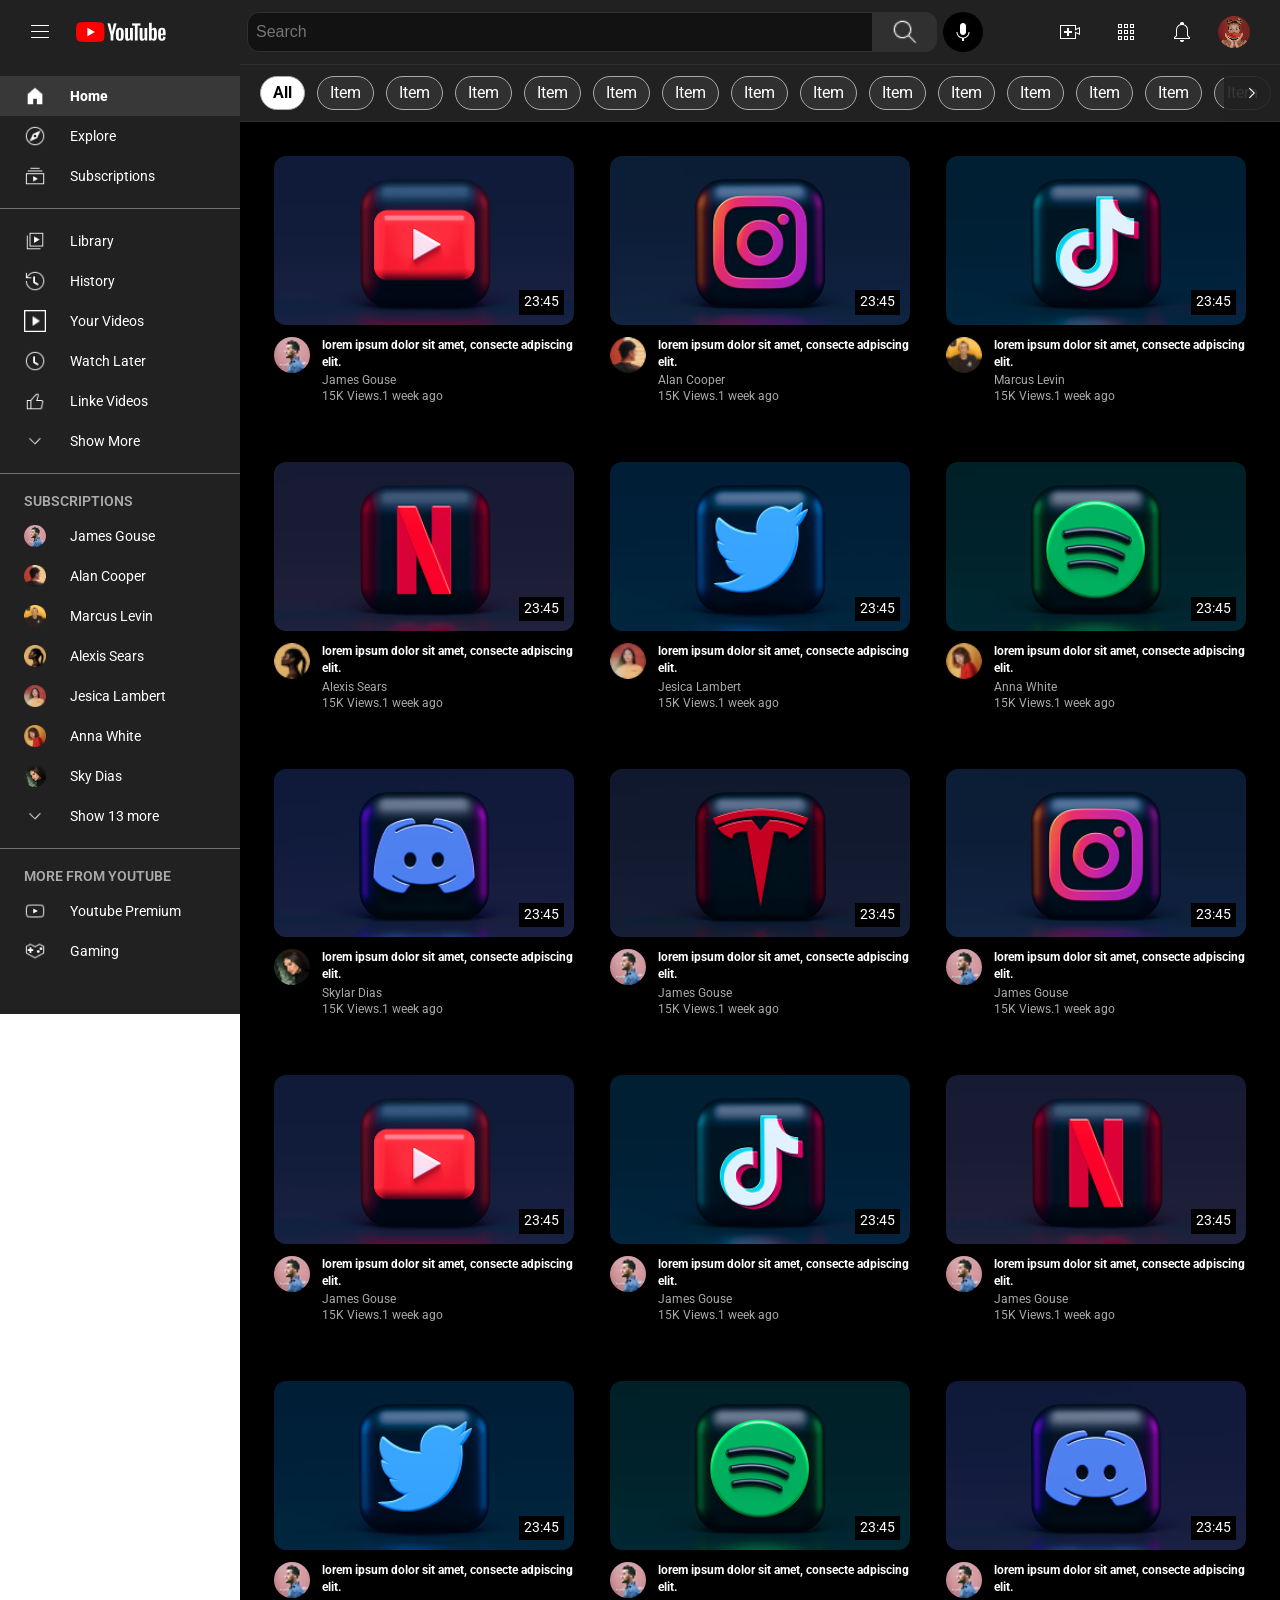
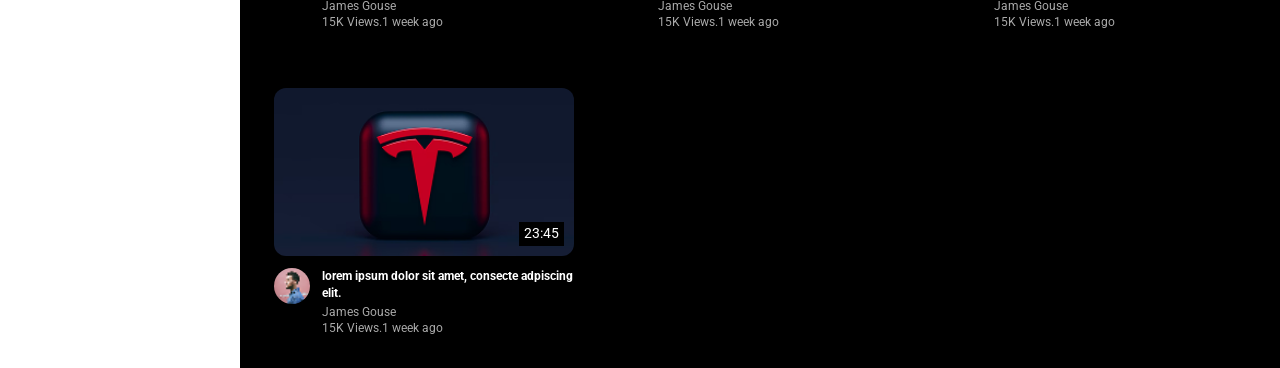
<file: index.html>
<!doctype html>
<html lang="ko">
  <head>
    <meta charset="UTF-8" />
    <link rel="icon" type="image/x-icon" href="./favicon.ico" />
    <meta name="viewport" content="width=device-width, initial-scale=1.0" />
    <meta name="description" content="이스트소프트 오르미 프론트엔드 15기 First Class 1차 프로젝트 Youtube 클론 코딩입니다." />
    <meta name="author" content="정다혜, 김내현, 김지훈" />
    <meta name="keywords" content="유튜브 클론, HTML, CSS, Video, 오르미, 이스트소프트" />
    <!-- 최적화를 위한 og -->
    <meta property="og:type" content="website" />
    <meta property="og:title" content="First Class Youtube" />
    <meta property="og:description" content="이스트소프트 오르미 프론트엔드 15기 First Class 1차 프로젝트 Youtube 클론 코딩입니다." />
    <meta property="og:image" content="./favicon.ico" />
    <meta property="og:url" content="https://jungdahye.github.io/YouTube_First_Class/" />
    <!-- material icon -->
    <link href="https://fonts.googleapis.com/css2?family=Material+Symbols+Outlined" rel="stylesheet" />
    <!-- reset css -->
    <link rel="stylesheet" href="./css/reset.css" />
    <link rel="stylesheet" href="./css/common.css" />
    <link rel="stylesheet" href="./css/header.css" />
    <link rel="stylesheet" href="./css/main.css" />
    <title>First Class Youtube</title>
  </head>
  <body>
    <div class="container">
      <!-- 해더 영역 -->
      <header class="header">
        <!-- 모바일 검색창 체크 박스 -->
        <input type="checkbox" id="MobileSearch" class="mobile-checkbox" />
        <!-- 햄배거 버튼 체크박스 -->
        <input type="checkbox" id="CheckBox" class="header-hamburger" />
        <div class="hamburger-container">
          <label for="CheckBox" class="hamburger-label">
            <img src="./images/main/icon-hamburger.png" alt="햄버거" />
          </label>
          <a href="./index.html">
            <img src="./images/main/Logo.png" alt="로고" class="logo-img" />
          </a>
        </div>
        <!-- 헤더 검색 컨테이너 -->
        <div class="search-container">
          <!-- 모바일 뒤로가기 버튼 -->
          <label for="MobileSearch" class="back-btn">←</label>
          <!--  검색 컨테이너 -->
          <div class="header-search-container">
            <div class="header-search">
              <img src="./images/main/btn-search.png" alt="검색" class="search-focus-icon" />
              <input type="text" placeholder="Search" />
              <!-- 검색 히스토리 -->
              <div class="search-history">
                <ul>
                  <li>
                    <a href="#"><span class="material-symbols-outlined"> history </span> 오르미 <span class="material-symbols-outlined history-close"> close </span></a>
                  </li>
                  <li>
                    <a href="#"><span class="material-symbols-outlined"> history </span> 프론트엔드 <span class="material-symbols-outlined history-close"> close </span></a>
                  </li>
                  <li>
                    <a href="#"><span class="material-symbols-outlined"> history </span> First Class <span class="material-symbols-outlined history-close"> close </span></a>
                  </li>
                  <li>
                    <a href="#"><span class="material-symbols-outlined"> history </span> 프로젝트 <span class="material-symbols-outlined history-close"> close </span></a>
                  </li>
                </ul>
              </div>
            </div>
            <button class="search-btn">
              <img src="./images/main/btn-search.png" alt="검색버튼" />
            </button>
          </div>
          <!-- 마이크 버튼 -->
          <div class="header-mic-container">
            <img src="./images/main/btn-mic.png" alt="마이크버튼" />
          </div>
        </div>
        <!-- 헤더 네비 영역 -->
        <nav class="header-nav">
          <div class="header-nav-container">
            <!-- 모바일용 검색버튼 -> 클릭시 검색창 출력 -->
            <label for="MobileSearch" class="mobile-search-label">
              <img src="./images/main/btn-search.png" alt="검색버튼" class="header-profile mobile-search-img" />
            </label>
            <!-- 헤더-오른쪽-네비 -->
            <img src="./images/main/btn-video.png" alt="비디오버튼" class="header-profile header-play" />
            <img src="./images/main/btn-apps.png" alt="앱버튼" class="header-profile" />
            <div class="notification-container">
              <input type="checkbox" id="NotificationBtn" class="notification-btn" />
              <label for="NotificationBtn" class="notification-label">
                <img src="./images/main/btn-notifications.png" alt="알림버튼" class="header-notification" />
              </label>
              <div class="notification-dropdown">
                <div class="notification-dropdown-area">
                  <a href="#">
                    <p>알림</p>
                    <img src="./images/main/btn-settings.png" alt="알림 버튼" class="header-notification-setting" />
                  </a>
                </div>
                <div class="notification-area">
                  <h2>여기에 알림이 표시 됩니다.</h2>
                </div>
              </div>
            </div>
            <div class="profile-container">
              <input type="checkbox" id="ProfileBtn" class="profile-btn" />
              <label for="ProfileBtn" class="profile-label">
                <img src="./images/main/icon-User-Avatar-1.png" alt="프로필" class="header-profile" />
              </label>
              <div class="profile-dropdown">
                <div class="profile-dropdown-area header-profile-name">
                  <a href="#">
                    <img src="./images/main/icon-User-Avatar-1.png" alt="프로필" class="header-profile header-profile-img" />
                    <p>Scarlett Johansson</p>
                  </a>
                </div>
                <div class="profile-dropdown-area">
                  <a href="#">Google 계정</a>
                  <a href="#">계정 전환</a>
                  <a href="#">로그아웃</a>
                </div>
                <div class="profile-dropdown-area">
                  <a href="#">YouTube 스튜디오</a>
                  <a href="#">프리미엄 혜택</a>
                  <a href="#">구매 항목 및 멤버십</a>
                </div>
                <div class="profile-dropdown-area">
                  <a href="#">YouTube의 내 데이터</a>
                  <a href="#">디자인: 기기 테마</a>
                  <a href="#">표시언어: 한국어</a>
                  <a href="#">제한모드: 사용 안함</a>
                  <a href="#">위치: 한국</a>
                  <a href="#">키보드 단축키</a>
                </div>
                <div class="profile-dropdown-area profile-dropdown-last">
                  <a href="#">설정</a>
                  <a href="#">고객센터</a>
                  <a href="#">의견 보내기</a>
                </div>
              </div>
            </div>
          </div>
        </nav>
      </header>

      <!-- 메인영역 -->
      <main class="main">
        <!-- main-navigation -->
        <div class="main-nav-wrapper">
          <div class="main-nav-container">
            <nav class="main-nav">
              <ul class="main-nav-ul">
                <li class="item active">all</li>
                <li class="item">item</li>
                <li class="item">item</li>
                <li class="item">item</li>
                <li class="item">item</li>
                <li class="item">item</li>
                <li class="item">item</li>
                <li class="item">item</li>
                <li class="item">item</li>
                <li class="item">item</li>
                <li class="item">item</li>
                <li class="item">item</li>
                <li class="item">item</li>
                <li class="item">item</li>
                <li class="item">item</li>
                <li class="item">item</li>
                <li class="item">item</li>
                <li class="item">item</li>
                <li class="item">item</li>
                <li class="item">item</li>
                <li class="item">item</li>
                <li class="item">item</li>
                <li class="item">item</li>
                <li class="item">item</li>
                <li class="item">item</li>
                <li class="item">item</li>
                <li class="item">item</li>
                <li class="item">item</li>
                <li class="item">item</li>
                <li class="item">item</li>
              </ul>
            </nav>
            <span class="next-btn">
              <img src="./images/main/btn-next.png" alt="다음버튼" />
            </span>
          </div>
        </div>
        <!-- 메인 내 콘텐츠(비디오카드) -->
        <section class="video-list">
          <article class="video-card">
            <div class="video-relative">
              <img src="./images/main/img-youtube.png" alt="유튜브" class="video-card-img" />
              <span class="play-time">23:45</span>
            </div>
            <div class="video-card-container">
              <img src="./images/main/icon-User-Avatar-2.png" alt="아바타2" class="avatar" />
              <div class="video-card-content">
                <h2>lorem ipsum dolor sit amet, consecte adpiscing elit.</h2>
                <p class="user-name">james gouse</p>
                <p>15K Views.1 week ago</p>
              </div>
            </div>
          </article>

          <article class="video-card">
            <div class="video-relative">
              <img src="./images/main/img-instagram.png" alt="인스타" class="video-card-img" />
              <span class="play-time">23:45</span>
            </div>
            <div class="video-card-container">
              <img src="./images/main/icon-User-Avatar-3.png" alt="아바타3" class="avatar" />
              <div class="video-card-content">
                <h2>lorem ipsum dolor sit amet, consecte adpiscing elit.</h2>
                <p class="user-name">alan cooper</p>
                <p>15K Views.1 week ago</p>
              </div>
            </div>
          </article>

          <article class="video-card">
            <div class="video-relative">
              <img src="./images/main/img-tiktok.png" alt="틱톡" class="video-card-img" />
              <span class="play-time">23:45</span>
            </div>
            <div class="video-card-container">
              <img src="./images/main/icon-User-Avatar-4.png" alt="아바타4" class="avatar" />
              <div class="video-card-content">
                <h2>lorem ipsum dolor sit amet, consecte adpiscing elit.</h2>
                <p class="user-name">marcus levin</p>
                <p>15K Views.1 week ago</p>
              </div>
            </div>
          </article>

          <article class="video-card">
            <div class="video-relative">
              <img src="./images/main/img-netflix.png" alt="넷플릭스" class="video-card-img" />
              <span class="play-time">23:45</span>
            </div>
            <div class="video-card-container">
              <img src="./images/main/icon-User-Avatar-5.png" alt="아바타5" class="avatar" />
              <div class="video-card-content">
                <h2>lorem ipsum dolor sit amet, consecte adpiscing elit.</h2>
                <p class="user-name">alexis sears</p>
                <p>15K Views.1 week ago</p>
              </div>
            </div>
          </article>

          <article class="video-card">
            <div class="video-relative">
              <img src="./images/main/img-twitter.png" alt="트위터" class="video-card-img" />
              <span class="play-time">23:45</span>
            </div>
            <div class="video-card-container">
              <img src="./images/main/icon-User-Avatar-6.png" alt="아바타6" class="avatar" />
              <div class="video-card-content">
                <h2>lorem ipsum dolor sit amet, consecte adpiscing elit.</h2>
                <p class="user-name">jesica lambert</p>
                <p>15K Views.1 week ago</p>
              </div>
            </div>
          </article>

          <article class="video-card">
            <div class="video-relative">
              <img src="./images/main/img-spotify.png" alt="스푸티파이" class="video-card-img" />
              <span class="play-time">23:45</span>
            </div>
            <div class="video-card-container">
              <img src="./images/main/icon-User-Avatar-7.png" alt="아바타7" class="avatar" />
              <div class="video-card-content">
                <h2>lorem ipsum dolor sit amet, consecte adpiscing elit.</h2>
                <p class="user-name">anna white</p>
                <p>15K Views.1 week ago</p>
              </div>
            </div>
          </article>

          <article class="video-card">
            <div class="video-relative">
              <img src="./images/main/img-discord.png" alt="디스코드" class="video-card-img" />
              <span class="play-time">23:45</span>
            </div>
            <div class="video-card-container">
              <img src="./images/main/icon-User-Avatar-8.png" alt="아바타8" class="avatar" />
              <div class="video-card-content">
                <h2>lorem ipsum dolor sit amet, consecte adpiscing elit.</h2>
                <p class="user-name">skylar dias</p>
                <p>15K Views.1 week ago</p>
              </div>
            </div>
          </article>

          <article class="video-card">
            <div class="video-relative">
              <img src="./images/main/img-tesla.png" alt="테슬라" class="video-card-img" />
              <span class="play-time">23:45</span>
            </div>
            <div class="video-card-container">
              <img src="./images/main/icon-User-Avatar-2.png" alt="아바타2" class="avatar" />
              <div class="video-card-content">
                <h2>lorem ipsum dolor sit amet, consecte adpiscing elit.</h2>
                <p class="user-name">james gouse</p>
                <p>15K Views.1 week ago</p>
              </div>
            </div>
          </article>

          <article class="video-card">
            <div class="video-relative">
              <img src="./images/main/img-instagram.png" alt="인스타" class="video-card-img" />
              <span class="play-time">23:45</span>
            </div>
            <div class="video-card-container">
              <img src="./images/main/icon-User-Avatar-2.png" alt="아바타2" class="avatar" />
              <div class="video-card-content">
                <h2>lorem ipsum dolor sit amet, consecte adpiscing elit.</h2>
                <p class="user-name">james gouse</p>
                <p>15K Views.1 week ago</p>
              </div>
            </div>
          </article>

          <article class="video-card">
            <div class="video-relative">
              <img src="./images/main/img-youtube.png" alt="유튜브" class="video-card-img" />
              <span class="play-time">23:45</span>
            </div>
            <div class="video-card-container">
              <img src="./images/main/icon-User-Avatar-2.png" alt="아바타2" class="avatar" />
              <div class="video-card-content">
                <h2>lorem ipsum dolor sit amet, consecte adpiscing elit.</h2>
                <p class="user-name">james gouse</p>
                <p>15K Views.1 week ago</p>
              </div>
            </div>
          </article>

          <article class="video-card">
            <div class="video-relative">
              <img src="./images/main/img-tiktok.png" alt="틱톡" class="video-card-img" />
              <span class="play-time">23:45</span>
            </div>
            <div class="video-card-container">
              <img src="./images/main/icon-User-Avatar-2.png" alt="아바타2" class="avatar" />
              <div class="video-card-content">
                <h2>lorem ipsum dolor sit amet, consecte adpiscing elit.</h2>
                <p class="user-name">james gouse</p>
                <p>15K Views.1 week ago</p>
              </div>
            </div>
          </article>

          <article class="video-card">
            <div class="video-relative">
              <img src="./images/main/img-netflix.png" alt="넷플릭스" class="video-card-img" />
              <span class="play-time">23:45</span>
            </div>
            <div class="video-card-container">
              <img src="./images/main/icon-User-Avatar-2.png" alt="아바타2" class="avatar" />
              <div class="video-card-content">
                <h2>lorem ipsum dolor sit amet, consecte adpiscing elit.</h2>
                <p class="user-name">james gouse</p>
                <p>15K Views.1 week ago</p>
              </div>
            </div>
          </article>

          <article class="video-card">
            <div class="video-relative">
              <img src="./images/main/img-twitter.png" alt="트위터" class="video-card-img" />
              <span class="play-time">23:45</span>
            </div>
            <div class="video-card-container">
              <img src="./images/main/icon-User-Avatar-2.png" alt="아바타2" class="avatar" />
              <div class="video-card-content">
                <h2>lorem ipsum dolor sit amet, consecte adpiscing elit.</h2>
                <p class="user-name">james gouse</p>
                <p>15K Views.1 week ago</p>
              </div>
            </div>
          </article>

          <article class="video-card">
            <div class="video-relative">
              <img src="./images/main/img-spotify.png" alt="스푸티파이" class="video-card-img" />
              <span class="play-time">23:45</span>
            </div>
            <div class="video-card-container">
              <img src="./images/main/icon-User-Avatar-2.png" alt="아바타2" class="avatar" />
              <div class="video-card-content">
                <h2>lorem ipsum dolor sit amet, consecte adpiscing elit.</h2>
                <p class="user-name">james gouse</p>
                <p>15K Views.1 week ago</p>
              </div>
            </div>
          </article>

          <article class="video-card">
            <div class="video-relative">
              <img src="./images/main/img-discord.png" alt="디스코드" class="video-card-img" />
              <span class="play-time">23:45</span>
            </div>
            <div class="video-card-container">
              <img src="./images/main/icon-User-Avatar-2.png" alt="아바타2" class="avatar" />
              <div class="video-card-content">
                <h2>lorem ipsum dolor sit amet, consecte adpiscing elit.</h2>
                <p class="user-name">james gouse</p>
                <p>15K Views.1 week ago</p>
              </div>
            </div>
          </article>

          <article class="video-card">
            <div class="video-relative">
              <img src="./images/main/img-tesla.png" alt="테슬라" class="video-card-img" />
              <span class="play-time">23:45</span>
            </div>
            <div class="video-card-container">
              <img src="./images/main/icon-User-Avatar-2.png" alt="아바타2" class="avatar" />
              <div class="video-card-content">
                <h2>lorem ipsum dolor sit amet, consecte adpiscing elit.</h2>
                <p class="user-name">james gouse</p>
                <p>15K Views.1 week ago</p>
              </div>
            </div>
          </article>
        </section>
      </main>

      <!-- 왼쪽 사이드바 영역 -->
      <aside class="aside">
        <div class="aside-logo">
          <label for="CheckBox" class="hamburger-label">
            <img src="./images/main/icon-hamburger.png" alt="햄버거" />
          </label>
          <img src="./images/main/Logo.png" class="logo-img" alt="로고" />
        </div>
        <nav class="aside-nav">
          <section class="aside-nav-container">
            <ul>
              <li class="aside-nav-item active">
                <img src="./images/main/btn-home.png" alt="홈" />
                <p>home</p>
              </li>
              <li class="aside-nav-item">
                <img src="./images/main/btn-explore.png" alt="익스플로어" />
                <p>explore</p>
              </li>
              <li class="aside-nav-item">
                <img src="./images/main/btn-subscriptions.png" alt="서브스크립션" />
                <p>subscriptions</p>
              </li>
            </ul>
          </section>

          <section class="aside-nav-container">
            <ul>
              <li class="aside-nav-item">
                <img src="./images/main/btn-Library.png" alt="라이브러리" />
                <p>library</p>
              </li>
              <li class="aside-nav-item">
                <img src="./images/main/btn-history.png" alt="히스토리" />
                <p>history</p>
              </li>
              <li class="aside-nav-item">
                <img src="./images/main/btn-yourvideos.png" alt="나의 비디오" />
                <p>your videos</p>
              </li>
              <li class="aside-nav-item">
                <img src="./images/main/btn-watchLater.png" alt="와치레이터" />
                <p>watch later</p>
              </li>
              <li class="aside-nav-item">
                <img src="./images/main/btn-likedvideos.png" alt="링크 비디오" />
                <p>linke videos</p>
              </li>
              <li class="aside-nav-item">
                <img src="./images/main/btn-arrowBotton.png" alt="더보기버튼" />
                <p>show more</p>
              </li>
            </ul>
          </section>

          <section class="aside-nav-container">
            <h2>subscriptions</h2>
            <ul>
              <li class="aside-nav-item">
                <img src="./images/main/icon-User-Avatar-2.png" alt="아바타2" class="user-avatar" />
                <p>james gouse</p>
              </li>
              <li class="aside-nav-item">
                <img src="./images/main/icon-User-Avatar-3.png" alt="아바타3" />
                <p>alan cooper</p>
              </li>
              <li class="aside-nav-item">
                <a href="./channel.html">
                  <img src="./images/main/icon-User-Avatar-4.png" alt="아바타4" />
                  <p>marcus levin</p>
                </a>
              </li>
              <li class="aside-nav-item">
                <img src="./images/main/icon-User-Avatar-5.png" alt="아바타5" />
                <p>alexis sears</p>
              </li>
              <li class="aside-nav-item">
                <img src="./images/main/icon-User-Avatar-6.png" alt="아바타6" />
                <p>jesica lambert</p>
              </li>
              <li class="aside-nav-item">
                <img src="./images/main/icon-User-Avatar-7.png" alt="아바타7" />
                <p>anna white</p>
              </li>
              <li class="aside-nav-item">
                <img src="./images/main/icon-User-Avatar-8.png" alt="아바타8" class="avatar8-radius" />
                <p>sky dias</p>
              </li>
              <li class="aside-nav-item">
                <img src="./images/main/btn-arrowBotton.png" alt="더보기" />
                <p class="item-show">show 13 more</p>
              </li>
            </ul>
          </section>

          <section class="aside-nav-container">
            <h2>more from youtube</h2>
            <ul>
              <li class="aside-nav-item">
                <img src="./images/main/btn-youtubeprimium.png" alt="프리미엄" />
                <p>youtube premium</p>
              </li>
              <li class="aside-nav-item">
                <img src="./images/main/btn-gaming.png" alt="게이밍" />
                <p>gaming</p>
              </li>
              <li class="aside-nav-item">
                <img src="./images/main/btn-live.png" alt="라이브" />
                <p>live</p>
              </li>
              <li class="aside-nav-item">
                <img src="./images/main/btn-sports.png" alt="스포츠" />
                <p>sports</p>
              </li>
            </ul>
          </section>

          <section class="aside-nav-container">
            <ul>
              <li class="aside-nav-item">
                <img src="./images/main/btn-settings.png" alt="세팅" />
                <p>settings</p>
              </li>
              <li class="aside-nav-item">
                <img src="./images/main/btn-report.png" alt="리포트" />
                <p>report history</p>
              </li>
              <li class="aside-nav-item">
                <img src="./images/main/btn-help.png" alt="헬프" />
                <p>help</p>
              </li>
              <li class="aside-nav-item">
                <img src="./images/main/btn-send-feedback.png" alt="피드백" />
                <p>send feedback</p>
              </li>
            </ul>
          </section>
        </nav>
      </aside>
    </div>
    <script>
      
    </script>
  </body>
</html>
</file>
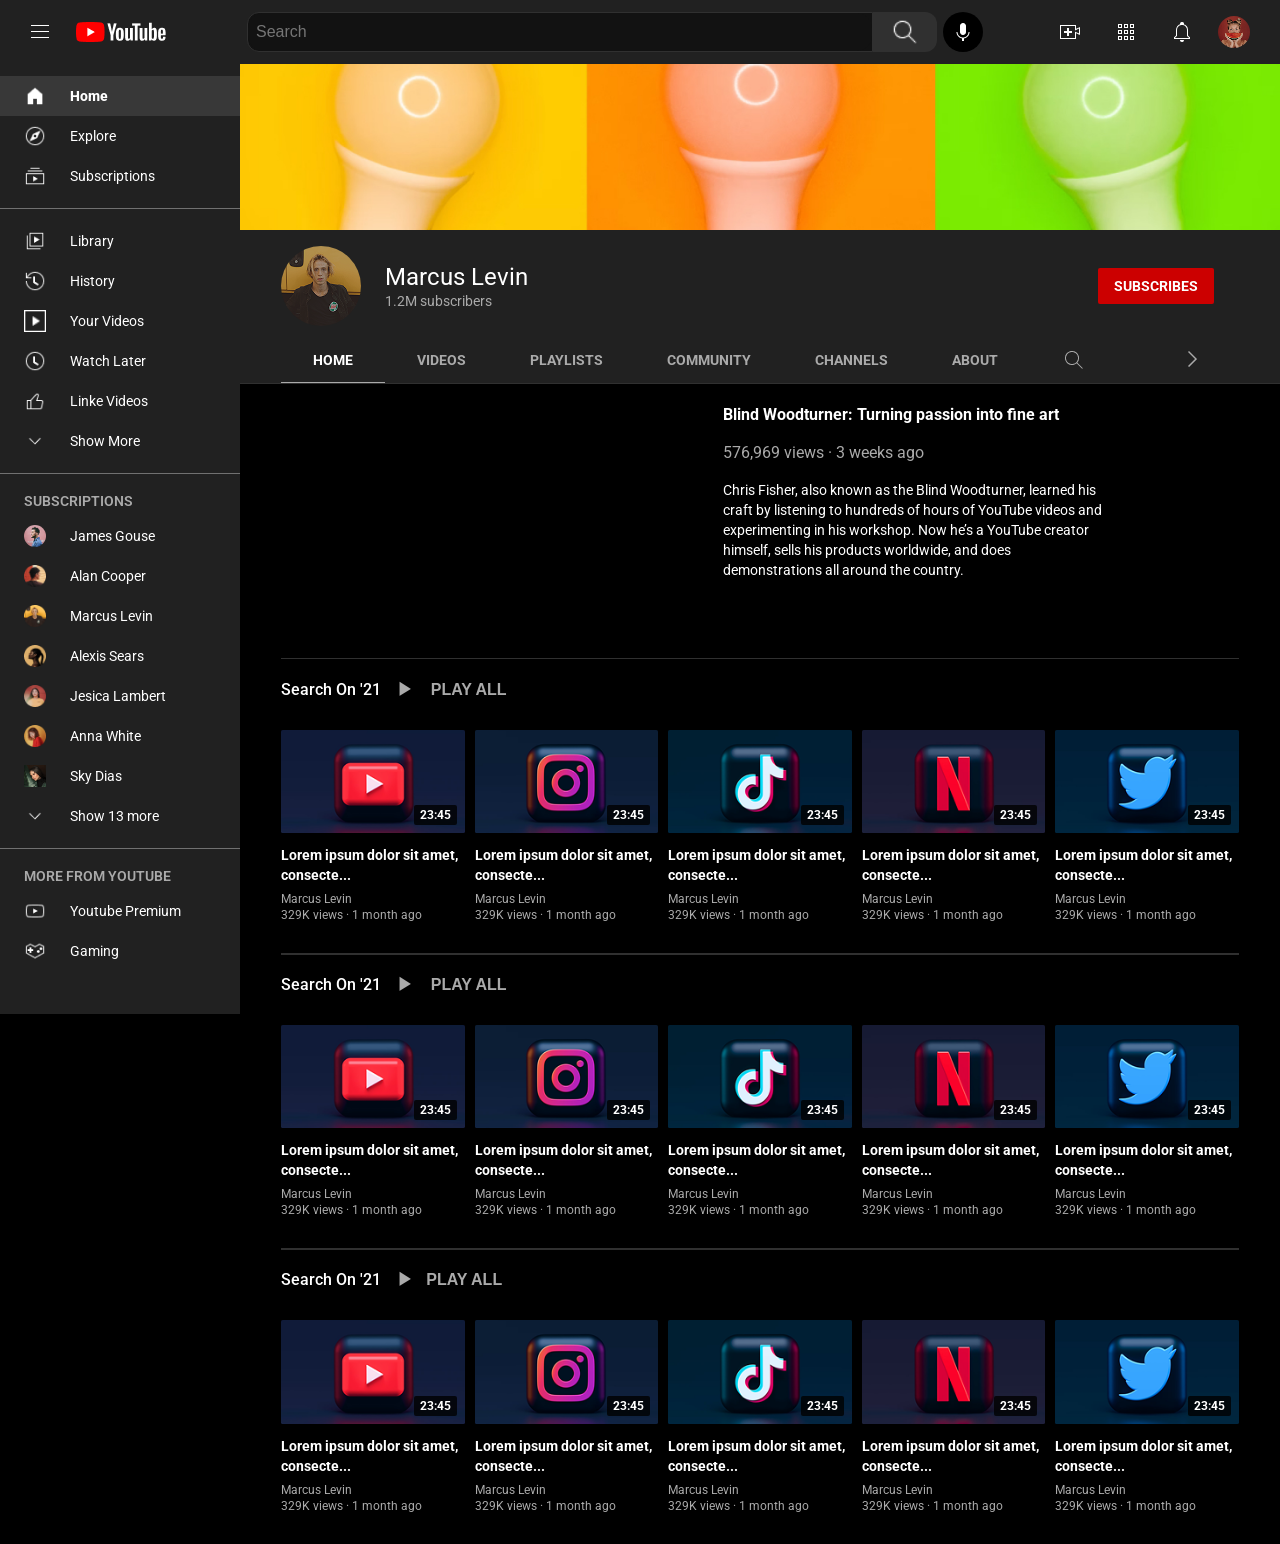
<file: channel.html>
<!doctype html>
<html lang="ko">
  <head>
    <meta charset="UTF-8" />
    <link rel="icon" type="image/x-icon" href="./favicon.ico" />
    <meta name="viewport" content="width=device-width, initial-scale=1.0" />
    <meta name="description" content="이스트소프트 오르미 프론트엔드 15기 First Class 1차 프로젝트 Youtube 클론 코딩입니다." />
    <meta name="author" content="정다혜, 김내현, 김지훈" />
    <meta name="keywords" content="유튜브 클론, HTML, CSS, Video, 오르미, 이스트소프트" />
    <!-- 최적화를 위한 og -->
    <meta property="og:type" content="website" />
    <meta property="og:title" content="First Class Youtube" />
    <meta property="og:description" content="이스트소프트 오르미 프론트엔드 15기 First Class 1차 프로젝트 Youtube 클론 코딩입니다." />
    <meta property="og:image" content="./favicon.ico" />
    <meta property="og:url" content="https://jungdahye.github.io/YouTube_First_Class/" />
    <!-- material icon -->
    <link href="https://fonts.googleapis.com/css2?family=Material+Symbols+Outlined" rel="stylesheet" />
    <!--- reset css --->
    <link rel="stylesheet" href="./css/reset.css" />
    <link rel="stylesheet" href="./css/common.css" />
    <link rel="stylesheet" href="./css/header.css" />
    <link rel="stylesheet" href="./css/channel.css" />

    <title>First Class Youtube - Channel</title>
  </head>
  <body>
    <div class="container">
      <header class="header">
        <!-- 모바일 검색창 체크 박스 -->
        <input type="checkbox" id="MobileSearch" class="mobile-checkbox" />
        <!-- 햄배거 버튼 체크박스 -->
        <input type="checkbox" id="CheckBox" class="header-hamburger" />
        <div class="hamburger-container">
          <label for="CheckBox" class="hamburger-label">
            <img src="./images/main/icon-hamburger.png" alt="햄버거버튼" />
          </label>
          <a href="./index.html">
            <img src="./images/main/Logo.png" alt="로고" class="logo-img" />
          </a>
        </div>
        <!-- 헤더 검색 컨테이너 -->
        <div class="search-container">
          <!-- 모바일 뒤로가기 버튼 -->
          <label for="MobileSearch" class="back-btn">←</label>
          <!--  검색 컨테이너 -->
          <div class="header-search-container">
            <div class="header-search">
              <img src="./images/main/btn-search.png" alt="검색" class="search-focus-icon" />
              <input type="text" placeholder="Search" />
              <!-- 검색 히스토리 -->
              <div class="search-history">
                <ul>
                  <li>
                    <a href="#"><span class="material-symbols-outlined"> history </span> 오르미 <span class="material-symbols-outlined history-close"> close </span></a>
                  </li>
                  <li>
                    <a href="#"><span class="material-symbols-outlined"> history </span> 프론트엔드 <span class="material-symbols-outlined history-close"> close </span></a>
                  </li>
                  <li>
                    <a href="#"><span class="material-symbols-outlined"> history </span> First Class <span class="material-symbols-outlined history-close"> close </span></a>
                  </li>
                  <li>
                    <a href="#"><span class="material-symbols-outlined"> history </span> 프로젝트 <span class="material-symbols-outlined history-close"> close </span></a>
                  </li>
                </ul>
              </div>
            </div>
            <button class="search-btn">
              <img src="./images/main/btn-search.png" alt="검색버튼" />
            </button>
          </div>
          <!-- 마이크 버튼 -->
          <div class="header-mic-container">
            <img src="./images/main/btn-mic.png" alt="마이크버튼" />
          </div>
        </div>
        <!-- 헤더 네비 영역 -->
        <nav class="header-nav">
          <div class="header-nav-container">
            <!-- 모바일용 검색버튼 -> 클릭시 검색창 출력 -->
            <label for="MobileSearch" class="mobile-search-label">
              <img src="./images/main/btn-search.png" alt="검색버튼" />
            </label>
            <!-- 헤더-오른쪽-네비 -->
            <img src="./images/main/btn-video.png" alt="비디오버튼" class="header-profile header-play" />
            <img src="./images/main/btn-apps.png" alt="앱버튼" class="header-profile" />

            <div class="notification-container">
              <input type="checkbox" id="NotificationBtn" class="notification-btn" />
              <label for="NotificationBtn" class="notification-label">
                <img src="./images/main/btn-notifications.png" alt="알림버튼" class="header-notification" />
              </label>
              <div class="notification-dropdown">
                <div class="notification-dropdown-area">
                  <a href="#">
                    <p>알림</p>
                    <img src="./images/main/btn-settings.png" alt="알림 버튼" class="header-notification" />
                  </a>
                </div>
                <div class="notification-area">
                  <h2>여기에 알림이 표시 됩니다.</h2>
                </div>
              </div>
            </div>
            <div class="profile-container">
              <input type="checkbox" id="ProfileBtn" class="profile-btn" />
              <label for="ProfileBtn" class="profile-label">
                <img src="./images/main/icon-User-Avatar-1.png" alt="프로필" class="header-profile" />
              </label>
              <div class="profile-dropdown">
                <div class="profile-dropdown-area">
                  <a href="#">
                    <img src="./images/main/icon-User-Avatar-1.png" alt="프로필" class="header-profile" />
                    <p>Scarlett Johansson</p>
                  </a>
                </div>
                <div class="profile-dropdown-area">
                  <a href="#">Google 계정</a>
                  <a href="#">계정 전환</a>
                  <a href="#">로그아웃</a>
                </div>
                <div class="profile-dropdown-area">
                  <a href="#">YouTube 스튜디오</a>
                  <a href="#">프리미엄 혜택</a>
                  <a href="#">구매 항목 및 멤버십</a>
                </div>
                <div class="profile-dropdown-area">
                  <a href="#">YouTube의 내 데이터</a>
                  <a href="#">디자인: 기기 테마</a>
                  <a href="#">표시언어: 한국어</a>
                  <a href="#">제한모드: 사용 안함</a>
                  <a href="#">위치: 한국</a>
                  <a href="#">키보드 단축키</a>
                </div>
                <div class="profile-dropdown-area profile-dropdown-last">
                  <a href="#">설정</a>
                  <a href="#">고객센터</a>
                  <a href="#">의견 보내기</a>
                </div>
              </div>
            </div>
          </div>
        </nav>
      </header>
      <!-- ===================== 채널 배너 ====================== -->
      <main class="channel">
        <!--- 채널 :: 커버 이미지 -->
        <section class="channel-banner">
          <img src="./images/img/channel-banner.jpg" alt="채널 커버 이미지" />
        </section>

        <!-- ===================== 채널 정보 ===================== -->
        <section class="channel-cover">
          <!-- 왼쪽: 프로필 이미지 + 채널 정보 -->
          <div class="channel-title">
            <img src="./images/img/User-Avatar.png" alt="Marcus Levin 프로필 이미지" />

            <div class="channel-profile">
              <h1 class="channel-name">Marcus Levin</h1>
              <p class="channel-subscribers">1.2M subscribers</p>
            </div>
          </div>
          <a href="#subscribeModal" class="btn-subscribes"><span>Subscribes</span></a>
        </section>

        <!-- HOME·VIDEOS 선택 상태 저장 -->
        <input type="radio" name="channel-tab" id="tab-home" class="tab-radio" checked />
        <input type="radio" name="channel-tab" id="tab-videos" class="tab-radio" />

        <!-- ===================== 네비게이션바 ===================== -->
        <nav class="channel-toolbar">
          <ul>
            <li><label for="tab-home" class="channel-tab">HOME</label></li>
            <li><label for="tab-videos" class="channel-tab">VIDEOS</label></li>
            <li><a href="#">PLAYLISTS</a></li>
            <li><a href="#">COMMUNITY</a></li>
            <li><a href="#">CHANNELS</a></li>
            <li><a href="#">ABOUT</a></li>
            <li class="tab-search">
              <button class="channel-search-btn">
                <!-- 돋보기 이미지 -->
                <img src="./images/img/search.png" alt="검색" />
              </button>
            </li>
          </ul>
          <!--  네이게이션바 안에 있는 버튼 (화살표)  -->
          <div class="channel-actions">
            <button class="channel-arrow-btn">
              <!-- 오른쪽 화살표 이미지 -->
              <img src="./images/img/chevron-right.png" alt="다음" />
            </button>
          </div>
        </nav>

        <!-- HOME에서 보여줄 기존 내용 -->
        <div class="home-content">
          <!-- ===================== 채널 :: 왼쪽 유튜브 영상 ===================== -->
          <section class="small-video">
            <div class="player">
              <iframe class="youtube-player" src="https://www.youtube.com/embed/jqlDfEeY0co" title="Blind Woodturner: Turning passion into fine art" allow="accelerometer; autoplay; clipboard-write; encrypted-media; gyroscope; picture-in-picture; web-share" allowfullscreen> </iframe>
            </div>
            <!-- 채널 :: 오른쪽 | 영상 설명 -->
            <div class="video-description">
              <h2 class="video-title">Blind Woodturner: Turning passion into fine art</h2>
              <p class="video-time">576,969 views · 3 weeks ago</p>
              <p class="video-desc">
                Chris Fisher, also known as the Blind Woodturner, learned his<br />
                craft by listening to hundreds of hours of YouTube videos and experimenting in his workshop. Now he’s a YouTube creator<br />
                himself, sells his products worldwide, and does<br />
                demonstrations all around the country.
              </p>
            </div>
          </section>

          <!-- ===================== 영상 섹션 1 ===================== -->
          <section class="playlist">
            <!-- 섹션 1 :: 제목 -->
            <div class="playlist-header">
              <h2 class="playlist-title">Search On '21</h2>
              <!-- PLAY ALL -->
              <button type="button" class="play-all-btn">▶ &nbsp;&nbsp;&nbsp;PLAY ALL</button>
            </div>
            <!-- 섹션 1 :: 영상 카드 목록 -->
            <div class="playlist-content">
              <!-- 섹션 1 :: 영상 카드 -->
              <!-----------------------------------< 영상 01 >---------------------------------->
              <article class="video-card">
                <div class="video-relative">
                  <img src="./images/img/youtube-img.png" alt="영상 썸네일" />
                  <span class="play-time">23:45</span>
                </div>
                <h3 class="video-card-title">Lorem ipsum dolor sit amet, consecte...</h3>
                <p class="video-channel">Marcus Levin</p>
                <p class="video-meta">329K views · 1 month ago</p>
              </article>
              <!-----------------------------------< 영상 02 >---------------------------------->
              <article class="video-card">
                <div class="video-relative">
                  <img src="./images/img/instagram-img.png" alt="영상 썸네일" />
                  <span class="play-time">23:45</span>
                </div>
                <h3 class="video-card-title">Lorem ipsum dolor sit amet, consecte...</h3>
                <p class="video-channel">Marcus Levin</p>
                <p class="video-meta">329K views · 1 month ago</p>
              </article>
              <!-----------------------------------< 영상 03 >---------------------------------->
              <article class="video-card">
                <div class="video-relative">
                  <img src="./images/img/tictok-img.png" alt="영상 썸네일" />
                  <span class="play-time">23:45</span>
                </div>
                <h3 class="video-card-title">Lorem ipsum dolor sit amet, consecte...</h3>
                <p class="video-channel">Marcus Levin</p>
                <p class="video-meta">329K views · 1 month ago</p>
              </article>
              <!-----------------------------------< 영상 04 >---------------------------------->
              <article class="video-card">
                <div class="video-relative">
                  <img src="./images/img/Netflix-img.png" alt="영상 썸네일" />
                  <span class="play-time">23:45</span>
                </div>
                <h3 class="video-card-title">Lorem ipsum dolor sit amet, consecte...</h3>
                <p class="video-channel">Marcus Levin</p>
                <p class="video-meta">329K views · 1 month ago</p>
              </article>
              <!-----------------------------------< 영상 05 >---------------------------------->
              <article class="video-card">
                <div class="video-relative">
                  <img src="./images/img/twitter-img.png" alt="영상 썸네일" />
                  <span class="play-time">23:45</span>
                </div>
                <h3 class="video-card-title">Lorem ipsum dolor sit amet, consecte...</h3>
                <p class="video-channel">Marcus Levin</p>
                <p class="video-meta">329K views · 1 month ago</p>
              </article>
            </div>
          </section>
          <section class="playlist">
            <!-- 섹션 1 :: 제목 -->
            <div class="playlist-header">
              <h2 class="playlist-title">Search On '21</h2>
              <!-- PLAY ALL -->
              <button type="button" class="play-all-btn">▶ &nbsp;&nbsp;&nbsp;PLAY ALL</button>
            </div>
            <!-- 섹션 1 :: 영상 카드 목록 -->
            <div class="playlist-content">
              <!-- 섹션 1 :: 영상 카드 -->
              <!-----------------------------------< 영상 01 >---------------------------------->
              <article class="video-card">
                <div class="video-relative">
                  <img src="./images/img/youtube-img.png" alt="영상 썸네일" />
                  <span class="play-time">23:45</span>
                </div>
                <h3 class="video-card-title">Lorem ipsum dolor sit amet, consecte...</h3>
                <p class="video-channel">Marcus Levin</p>
                <p class="video-meta">329K views · 1 month ago</p>
              </article>
              <!-----------------------------------< 영상 02 >---------------------------------->
              <article class="video-card">
                <div class="video-relative">
                  <img src="./images/img/instagram-img.png" alt="영상 썸네일" />
                  <span class="play-time">23:45</span>
                </div>
                <h3 class="video-card-title">Lorem ipsum dolor sit amet, consecte...</h3>
                <p class="video-channel">Marcus Levin</p>
                <p class="video-meta">329K views · 1 month ago</p>
              </article>
              <!-----------------------------------< 영상 03 >---------------------------------->
              <article class="video-card">
                <div class="video-relative">
                  <img src="./images/img/tictok-img.png" alt="영상 썸네일" />
                  <span class="play-time">23:45</span>
                </div>
                <h3 class="video-card-title">Lorem ipsum dolor sit amet, consecte...</h3>
                <p class="video-channel">Marcus Levin</p>
                <p class="video-meta">329K views · 1 month ago</p>
              </article>
              <!-----------------------------------< 영상 04 >---------------------------------->
              <article class="video-card">
                <div class="video-relative">
                  <img src="./images/img/Netflix-img.png" alt="영상 썸네일" />
                  <span class="play-time">23:45</span>
                </div>
                <h3 class="video-card-title">Lorem ipsum dolor sit amet, consecte...</h3>
                <p class="video-channel">Marcus Levin</p>
                <p class="video-meta">329K views · 1 month ago</p>
              </article>
              <!-----------------------------------< 영상 05 >---------------------------------->
              <article class="video-card">
                <div class="video-relative">
                  <img src="./images/img/twitter-img.png" alt="영상 썸네일" />
                  <span class="play-time">23:45</span>
                </div>
                <h3 class="video-card-title">Lorem ipsum dolor sit amet, consecte...</h3>
                <p class="video-channel">Marcus Levin</p>
                <p class="video-meta">329K views · 1 month ago</p>
              </article>
            </div>
          </section>

          <!-- ===================== 영상 섹션 2 ===================== -->
          <section class="playlist">
            <!-- 섹션 2 ::  제목 -->
            <div class="playlist-header">
              <h2 class="playlist-title">Search On '21</h2>
              <!-- PLAY ALL -->
              <button type="button" class="play-all-btn">▶&nbsp;&nbsp;&nbsp;PLAY ALL</button>
            </div>
            <!-- 섹션 2 :: 영상 카드 목록 -->
            <div class="playlist-content">
              <!-- 섹션 2 :: 영상 카드 -->
              <!-----------------------------------< 영상 01 >---------------------------------->
              <article class="video-card">
                <div class="video-relative">
                  <img src="./images/img/youtube-img.png" alt="영상 썸네일" />
                  <span class="play-time">23:45</span>
                </div>
                <h3 class="video-card-title">Lorem ipsum dolor sit amet, consecte...</h3>
                <p class="video-channel">Marcus Levin</p>
                <p class="video-meta">329K views · 1 month ago</p>
              </article>
              <!-----------------------------------< 영상 02 >---------------------------------->
              <article class="video-card">
                <div class="video-relative">
                  <img src="./images/img/instagram-img.png" alt="영상 썸네일" />
                  <span class="play-time">23:45</span>
                </div>
                <h3 class="video-card-title">Lorem ipsum dolor sit amet, consecte...</h3>
                <p class="video-channel">Marcus Levin</p>
                <p class="video-meta">329K views · 1 month ago</p>
              </article>
              <!-----------------------------------< 영상 03 >---------------------------------->
              <article class="video-card">
                <div class="video-relative">
                  <img src="./images/img/tictok-img.png" alt="영상 썸네일" />
                  <span class="play-time">23:45</span>
                </div>
                <h3 class="video-card-title">Lorem ipsum dolor sit amet, consecte...</h3>
                <p class="video-channel">Marcus Levin</p>
                <p class="video-meta">329K views · 1 month ago</p>
              </article>
              <!-----------------------------------< 영상 04 >---------------------------------->
              <article class="video-card">
                <div class="video-relative">
                  <img src="./images/img/Netflix-img.png" alt="영상 썸네일" />
                  <span class="play-time">23:45</span>
                </div>
                <h3 class="video-card-title">Lorem ipsum dolor sit amet, consecte...</h3>
                <p class="video-channel">Marcus Levin</p>
                <p class="video-meta">329K views · 1 month ago</p>
              </article>
              <!-----------------------------------< 영상 05 >---------------------------------->
              <article class="video-card">
                <div class="video-relative">
                  <img src="./images/img/twitter-img.png" alt="영상 썸네일" />
                  <span class="play-time">23:45</span>
                </div>
                <h3 class="video-card-title">Lorem ipsum dolor sit amet, consecte...</h3>
                <p class="video-channel">Marcus Levin</p>
                <p class="video-meta">329K views · 1 month ago</p>
              </article>
            </div>
          </section>
        </div>

        <!-- VIDEOS 선택 시 표시할 내용 -->
        <div class="videos-content">
          <section class="playlist">
            <div class="playlist-header">
              <h2 class="playlist-title">Videos</h2>
              <button type="button" class="play-all-btn">▶&nbsp;&nbsp;PLAY ALL</button>
            </div>

            <div class="playlist-content">
              <!-- 비디오 카드 넣는 위치 -->

              <!-- ------------------- 비 디 오 섹 션 0 1 --------------------- -->

              <article class="video-card">
                <a href="./video.html">
                  <div class="video-relative">
                    <img src="./images/img/twitter-img.png" alt="영상 썸네일" />
                    <span class="play-time">23:45</span>
                  </div>
                  <h3 class="video-card-title">Lorem ipsum dolor sit amet, consecte...</h3>
                  <p class="video-channel">Marcus Levin</p>
                  <p class="video-meta">329K views · 1 month ago</p>
                </a>
              </article>

              <article class="video-card">
                <div class="video-relative">
                  <img src="./images/img/Netflix-img.png" alt="영상 썸네일" />
                  <span class="play-time">23:45</span>
                </div>
                <h3 class="video-card-title">Lorem ipsum dolor sit amet, consecte...</h3>
                <p class="video-channel">Marcus Levin</p>
                <p class="video-meta">329K views · 1 month ago</p>
              </article>

              <article class="video-card">
                <div class="video-relative">
                  <img src="./images/img/tictok-img.png" alt="영상 썸네일" />
                  <span class="play-time">23:45</span>
                </div>
                <h3 class="video-card-title">Lorem ipsum dolor sit amet, consecte...</h3>
                <p class="video-channel">Marcus Levin</p>
                <p class="video-meta">329K views · 1 month ago</p>
              </article>

              <article class="video-card">
                <div class="video-relative">
                  <img src="./images/img/instagram-img.png" alt="영상 썸네일" />
                  <span class="play-time">23:45</span>
                </div>
                <h3 class="video-card-title">Lorem ipsum dolor sit amet, consecte...</h3>
                <p class="video-channel">Marcus Levin</p>
                <p class="video-meta">329K views · 1 month ago</p>
              </article>

              <article class="video-card">
                <div class="video-relative">
                  <img src="./images/img/youtube-img.png" alt="영상 썸네일" />
                  <span class="play-time">23:45</span>
                </div>
                <h3 class="video-card-title">Lorem ipsum dolor sit amet, consecte...</h3>
                <p class="video-channel">Marcus Levin</p>
                <p class="video-meta">329K views · 1 month ago</p>
              </article>

              <!-- ------------------- 비 디 오 섹 션 0 2 --------------------- -->

              <article class="video-card">
                <div class="video-relative">
                  <img src="./images/img/tictok-img.png" alt="영상 썸네일" />
                  <span class="play-time">23:45</span>
                </div>
                <h3 class="video-card-title">Lorem ipsum dolor sit amet, consecte...</h3>
                <p class="video-channel">Marcus Levin</p>
                <p class="video-meta">329K views · 1 month ago</p>
              </article>

              <article class="video-card">
                <div class="video-relative">
                  <img src="./images/img/instagram-img.png" alt="영상 썸네일" />
                  <span class="play-time">23:45</span>
                </div>
                <h3 class="video-card-title">Lorem ipsum dolor sit amet, consecte...</h3>
                <p class="video-channel">Marcus Levin</p>
                <p class="video-meta">329K views · 1 month ago</p>
              </article>

              <article class="video-card">
                <div class="video-relative">
                  <img src="./images/img/youtube-img.png" alt="영상 썸네일" />
                  <span class="play-time">23:45</span>
                </div>
                <h3 class="video-card-title">Lorem ipsum dolor sit amet, consecte...</h3>
                <p class="video-channel">Marcus Levin</p>
                <p class="video-meta">329K views · 1 month ago</p>
              </article>

              <article class="video-card">
                <div class="video-relative">
                  <img src="./images/img/Netflix-img.png" alt="영상 썸네일" />
                  <span class="play-time">23:45</span>
                </div>
                <h3 class="video-card-title">Lorem ipsum dolor sit amet, consecte...</h3>
                <p class="video-channel">Marcus Levin</p>
                <p class="video-meta">329K views · 1 month ago</p>
              </article>

              <article class="video-card">
                <div class="video-relative">
                  <img src="./images/img/twitter-img.png" alt="영상 썸네일" />
                  <span class="play-time">23:45</span>
                </div>
                <h3 class="video-card-title">Lorem ipsum dolor sit amet, consecte...</h3>
                <p class="video-channel">Marcus Levin</p>
                <p class="video-meta">329K views · 1 month ago</p>
              </article>
              <!-- ------------------- 비 디 오 섹 션 0 3 --------------------- -->
              <article class="video-card">
                <div class="video-relative">
                  <img src="./images/img/Netflix-img.png" alt="영상 썸네일" />
                  <span class="play-time">23:45</span>
                </div>
                <h3 class="video-card-title">Lorem ipsum dolor sit amet, consecte...</h3>
                <p class="video-channel">Marcus Levin</p>
                <p class="video-meta">329K views · 1 month ago</p>
              </article>

              <article class="video-card">
                <div class="video-relative">
                  <img src="./images/img/youtube-img.png" alt="영상 썸네일" />
                  <span class="play-time">23:45</span>
                </div>
                <h3 class="video-card-title">Lorem ipsum dolor sit amet, consecte...</h3>
                <p class="video-channel">Marcus Levin</p>
                <p class="video-meta">329K views · 1 month ago</p>
              </article>

              <article class="video-card">
                <div class="video-relative">
                  <img src="./images/img/twitter-img.png" alt="영상 썸네일" />
                  <span class="play-time">23:45</span>
                </div>
                <h3 class="video-card-title">Lorem ipsum dolor sit amet, consecte...</h3>
                <p class="video-channel">Marcus Levin</p>
                <p class="video-meta">329K views · 1 month ago</p>
              </article>

              <article class="video-card">
                <div class="video-relative">
                  <img src="./images/img/tictok-img.png" alt="영상 썸네일" />
                  <span class="play-time">23:45</span>
                </div>
                <h3 class="video-card-title">Lorem ipsum dolor sit amet, consecte...</h3>
                <p class="video-channel">Marcus Levin</p>
                <p class="video-meta">329K views · 1 month ago</p>
              </article>

              <article class="video-card">
                <div class="video-relative">
                  <img src="./images/img/instagram-img.png" alt="영상 썸네일" />
                  <span class="play-time">23:45</span>
                </div>
                <h3 class="video-card-title">Lorem ipsum dolor sit amet, consecte...</h3>
                <p class="video-channel">Marcus Levin</p>
                <p class="video-meta">329K views · 1 month ago</p>
              </article>
            </div>
          </section>
        </div>
      </main>

      <aside class="aside">
        <div class="aside-logo">
          <label for="CheckBox" class="hamburger-label">
            <img src="./images/main/icon-hamburger.png" alt="" />
          </label>
          <img src="./images/main/Logo.png" class="logo-img" alt="" />
        </div>
        <nav class="aside-nav">
          <section class="aside-nav-container">
            <ul>
              <li class="aside-nav-item active">
                <img src="./images/main/btn-home.png" alt="홈" />
                <p>home</p>
              </li>
              <li class="aside-nav-item">
                <img src="./images/main/btn-explore.png" alt="익스플로어" />
                <p>explore</p>
              </li>
              <li class="aside-nav-item">
                <img src="./images/main/btn-subscriptions.png" alt="서브스크립션" />
                <p>subscriptions</p>
              </li>
            </ul>
          </section>

          <section class="aside-nav-container">
            <ul>
              <li class="aside-nav-item">
                <img src="./images/main/btn-Library.png" alt="라이브러리" />
                <p>library</p>
              </li>
              <li class="aside-nav-item">
                <img src="./images/main/btn-history.png" alt="히스토리" />
                <p>history</p>
              </li>
              <li class="aside-nav-item">
                <img src="./images/main/btn-yourvideos.png" alt="나의 비디오" />
                <p>your videos</p>
              </li>
              <li class="aside-nav-item">
                <img src="./images/main/btn-watchLater.png" alt="와치레이터" />
                <p>watch later</p>
              </li>
              <li class="aside-nav-item">
                <img src="./images/main/btn-likedvideos.png" alt="링크 비디오" />
                <p>linke videos</p>
              </li>
              <li class="aside-nav-item">
                <img src="./images/main/btn-arrowBotton.png" alt="더보기버튼" />
                <p>show more</p>
              </li>
            </ul>
          </section>

          <section class="aside-nav-container">
            <h2>subscriptions</h2>
            <ul>
              <li class="aside-nav-item">
                <img src="./images/main/icon-User-Avatar-2.png" alt="아바타2" class="user-avatar" />
                <p>james gouse</p>
              </li>
              <li class="aside-nav-item">
                <img src="./images/main/icon-User-Avatar-3.png" alt="아바타3" />
                <p>alan cooper</p>
              </li>
              <li class="aside-nav-item">
                <img src="./images/main/icon-User-Avatar-4.png" alt="아바타4" />
                <p>marcus levin</p>
              </li>
              <li class="aside-nav-item">
                <img src="./images/main/icon-User-Avatar-5.png" alt="아바타5" />
                <p>alexis sears</p>
              </li>
              <li class="aside-nav-item">
                <img src="./images/main/icon-User-Avatar-6.png" alt="아바타6" />
                <p>jesica lambert</p>
              </li>
              <li class="aside-nav-item">
                <img src="./images/main/icon-User-Avatar-7.png" alt="아바타7" />
                <p>anna white</p>
              </li>
              <li class="aside-nav-item">
                <img src="./images/main/icon-User-Avatar-8.png" alt="아바타8" />
                <p>sky dias</p>
              </li>
              <li class="aside-nav-item">
                <img src="./images/main/btn-arrowBotton.png" alt="더보기" />
                <p class="item-show">show 13 more</p>
              </li>
            </ul>
          </section>

          <section class="aside-nav-container">
            <h2>more from youtube</h2>
            <ul>
              <li class="aside-nav-item">
                <img src="./images/main/btn-youtubeprimium.png" alt="프리미엄" />
                <p>youtube premium</p>
              </li>
              <li class="aside-nav-item">
                <img src="./images/main/btn-gaming.png" alt="게이밍" />
                <p>gaming</p>
              </li>
              <li class="aside-nav-item">
                <img src="./images/main/btn-live.png" alt="라이브" />
                <p>live</p>
              </li>
              <li class="aside-nav-item">
                <img src="./images/main/btn-sports.png" alt="스포츠" />
                <p>sports</p>
              </li>
            </ul>
          </section>

          <section class="aside-nav-container">
            <ul>
              <li class="aside-nav-item">
                <img src="./images/main/btn-settings.png" alt="세팅" />
                <p>settings</p>
              </li>
              <li class="aside-nav-item">
                <img src="./images/main/btn-report.png" alt="리포트" />
                <p>report history</p>
              </li>
              <li class="aside-nav-item">
                <img src="./images/main/btn-help.png" alt="헬프" />
                <p>help</p>
              </li>
              <li class="aside-nav-item">
                <img src="./images/main/btn-send-feedback.png" alt="피드백" />
                <p>send feedback</p>
              </li>
            </ul>
          </section>
        </nav>
      </aside>

      <!-- 공통 :: 모달 -->
      <div id="subscribeModal" class="modal-layout">
        <div class="modal-layout-inner">
          <a href="#" class="modal-bg"></a>
          <div class="modal-content">
            <div class="subscribe-content">
              <p><span>Marcus Levin</span> 구독을 취소하시겠습니까?</p>
              <div class="subscribe-btn">
                <a href="#">취소</a>
                <a href="#" class="unsubscribe">구독 취소</a>
              </div>
            </div>
          </div>
        </div>
      </div>
    </div>
  </body>
</html>
</file>
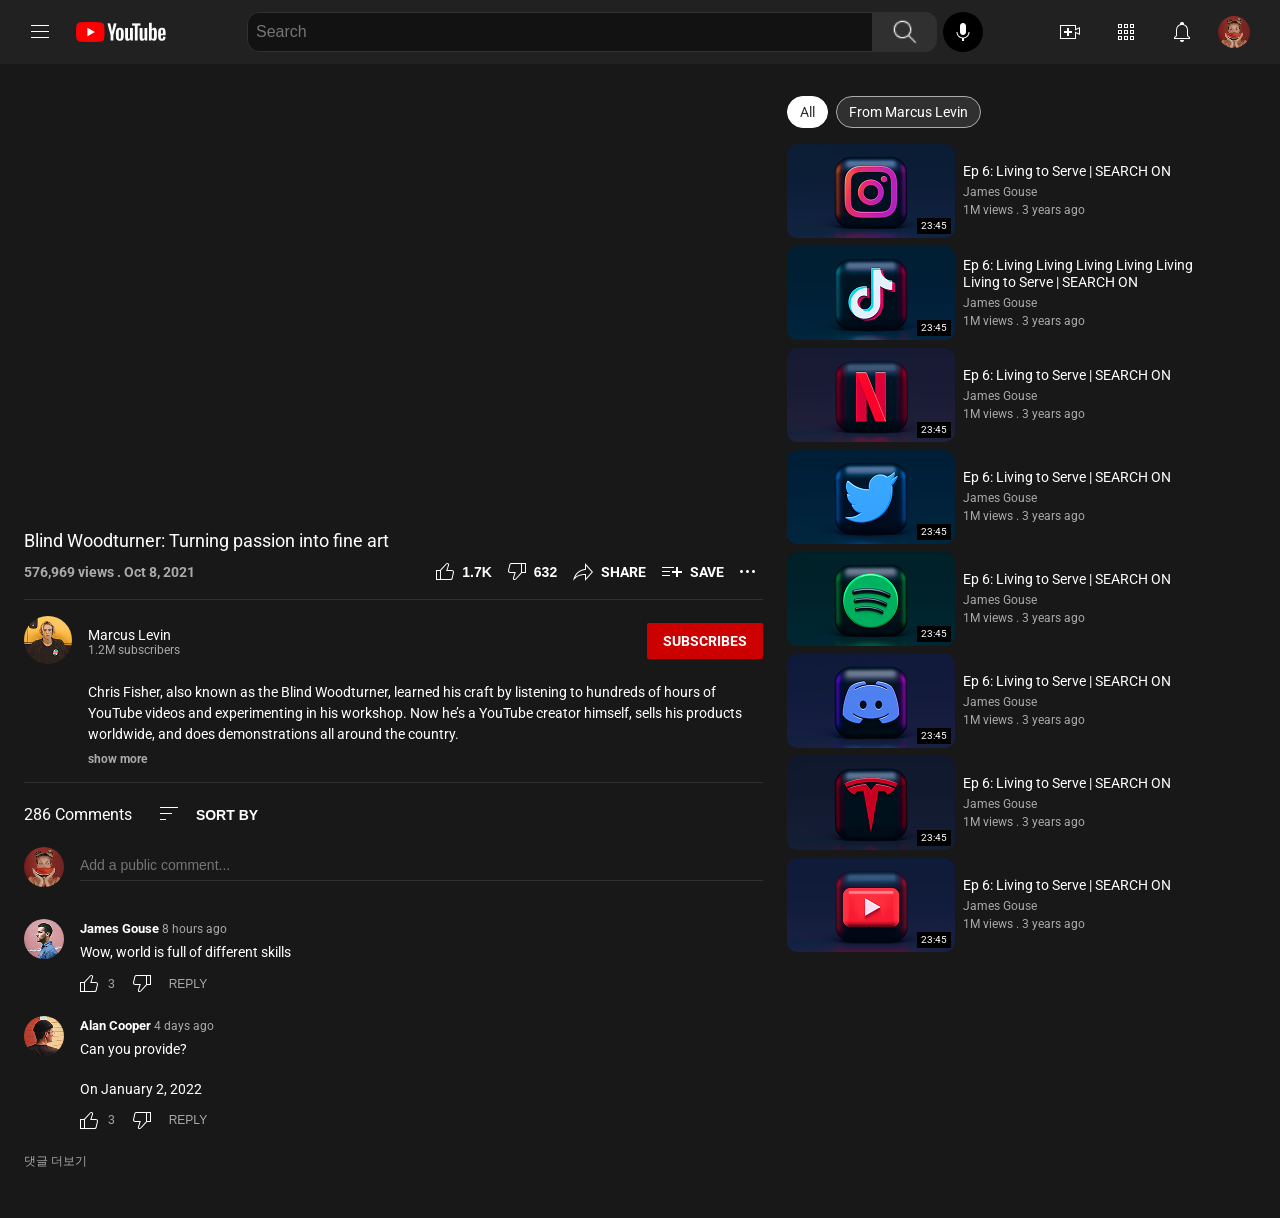
<file: video.html>
<!doctype html>
<html lang="ko">
  <head>
    <meta charset="UTF-8" />
    <link rel="icon" type="image/x-icon" href="./favicon.ico" />
    <meta name="viewport" content="width=device-width, initial-scale=1.0" />
    <meta name="description" content="이스트소프트 오르미 프론트엔드 15기 First Class 1차 프로젝트 Youtube 클론 코딩입니다." />
    <meta name="author" content="정다혜, 김내현, 김지훈" />
    <meta name="keywords" content="유튜브 클론, HTML, CSS, Video, 오르미, 이스트소프트" />
    <!-- 최적화를 위한 og -->
    <meta property="og:type" content="website" />
    <meta property="og:title" content="First Class Youtube" />
    <meta property="og:description" content="이스트소프트 오르미 프론트엔드 15기 First Class 1차 프로젝트 Youtube 클론 코딩입니다." />
    <meta property="og:image" content="./favicon.ico" />
    <meta property="og:url" content="https://jungdahye.github.io/YouTube_First_Class/" />
    <!-- material icon -->
    <link href="https://fonts.googleapis.com/css2?family=Material+Symbols+Outlined" rel="stylesheet" />
    <!-- reset css -->
    <link rel="stylesheet" href="./css/reset.css" />
    <link rel="stylesheet" href="./css/common.css" />
    <link rel="stylesheet" href="./css/header.css" />
    <link rel="stylesheet" href="./css/video.css" />
    <title>First Class Youtube - Video</title>
  </head>
  <body>
    <div class="container page-video">
      <!-- 해더 영역 -->
      <header class="header">
        <!-- 모바일 검색창 체크 박스 -->
        <input type="checkbox" id="MobileSearch" class="mobile-checkbox" />
        <!-- 햄배거 버튼 체크박스 -->
        <input type="checkbox" id="CheckBox" class="header-hamburger" />
        <div class="hamburger-container">
          <label for="CheckBox" class="hamburger-label">
            <img src="./images/main/icon-hamburger.png" alt="햄버거버튼" />
          </label>
          <a href="./index.html">
            <img src="./images/main/Logo.png" alt="로고" class="logo-img" />
          </a>
        </div>
        <!-- 헤더 검색 컨테이너 -->
        <div class="search-container">
          <!-- 모바일 뒤로가기 버튼 -->
          <label for="MobileSearch" class="back-btn">←</label>
          <!--  검색 컨테이너 -->
          <div class="header-search-container">
            <div class="header-search">
              <img src="./images/main/btn-search.png" alt="검색" class="search-focus-icon" />
              <input type="text" placeholder="Search" />
              <!-- 검색 히스토리 -->
              <div class="search-history">
                <ul>
                  <li>
                    <a href="#"><span class="material-symbols-outlined"> history </span> 오르미 <span class="material-symbols-outlined history-close"> close </span></a>
                  </li>
                  <li>
                    <a href="#"><span class="material-symbols-outlined"> history </span> 프론트엔드 <span class="material-symbols-outlined history-close"> close </span></a>
                  </li>
                  <li>
                    <a href="#"><span class="material-symbols-outlined"> history </span> First Class <span class="material-symbols-outlined history-close"> close </span></a>
                  </li>
                  <li>
                    <a href="#"><span class="material-symbols-outlined"> history </span> 프로젝트 <span class="material-symbols-outlined history-close"> close </span></a>
                  </li>
                </ul>
              </div>
            </div>
            <button class="search-btn">
              <img src="./images/main/btn-search.png" alt="검색버튼" />
            </button>
          </div>
          <!-- 마이크 버튼 -->
          <div class="header-mic-container">
            <img src="./images/main/btn-mic.png" alt="마이크버튼" />
          </div>
        </div>
        <!-- 헤더 네비 영역 -->
        <nav class="header-nav">
          <div class="header-nav-container">
            <!-- 모바일용 검색버튼 -> 클릭시 검색창 출력 -->
            <label for="MobileSearch" class="mobile-search-label">
              <img src="./images/main/btn-search.png" alt="검색버튼" />
            </label>
            <!-- 헤더-오른쪽-네비 -->
            <img src="./images/main/btn-video.png" alt="비디오버튼" class="header-profile header-play" />
            <img src="./images/main/btn-apps.png" alt="앱버튼" class="header-profile" />

            <div class="notification-container">
              <input type="checkbox" id="NotificationBtn" class="notification-btn" />
              <label for="NotificationBtn" class="notification-label">
                <img src="./images/main/btn-notifications.png" alt="알림버튼" class="header-notification" />
              </label>
              <div class="notification-dropdown">
                <div class="notification-dropdown-area">
                  <a href="#">
                    <p>알림</p>
                    <img src="./images/main/btn-settings.png" alt="알림 버튼" class="header-notification" />
                  </a>
                </div>
                <div class="notification-area">
                  <h2>여기에 알림이 표시 됩니다.</h2>
                </div>
              </div>
            </div>
            <div class="profile-container">
              <input type="checkbox" id="ProfileBtn" class="profile-btn" />
              <label for="ProfileBtn" class="profile-label">
                <img src="./images/main/icon-User-Avatar-1.png" alt="프로필" class="header-profile" />
              </label>
              <div class="profile-dropdown">
                <div class="profile-dropdown-area">
                  <a href="#">
                    <img src="./images/main/icon-User-Avatar-1.png" alt="프로필" class="header-profile" />
                    <p>Scarlett Johansson</p>
                  </a>
                </div>
                <div class="profile-dropdown-area">
                  <a href="#">Google 계정</a>
                  <a href="#">계정 전환</a>
                  <a href="#">로그아웃</a>
                </div>
                <div class="profile-dropdown-area">
                  <a href="#">YouTube 스튜디오</a>
                  <a href="#">프리미엄 혜택</a>
                  <a href="#">구매 항목 및 멤버십</a>
                </div>
                <div class="profile-dropdown-area">
                  <a href="#">YouTube의 내 데이터</a>
                  <a href="#">디자인: 기기 테마</a>
                  <a href="#">표시언어: 한국어</a>
                  <a href="#">제한모드: 사용 안함</a>
                  <a href="#">위치: 한국</a>
                  <a href="#">키보드 단축키</a>
                </div>
                <div class="profile-dropdown-area profile-dropdown-last">
                  <a href="#">설정</a>
                  <a href="#">고객센터</a>
                  <a href="#">의견 보내기</a>
                </div>
              </div>
            </div>
          </div>
        </nav>
      </header>

      <aside class="aside">
        <div class="aside-logo">
          <label for="CheckBox" class="hamburger-label">
            <img src="./images/main/icon-hamburger.png" alt="" />
          </label>
          <img src="./images/main/Logo.png" class="logo-img" alt="" />
        </div>
        <nav class="aside-nav">
          <section class="aside-nav-container">
            <ul>
              <li class="aside-nav-item active">
                <img src="./images/main/btn-home.png" alt="홈" />
                <p>home</p>
              </li>
              <li class="aside-nav-item">
                <img src="./images/main/btn-explore.png" alt="익스플로어" />
                <p>explore</p>
              </li>
              <li class="aside-nav-item">
                <img src="./images/main/btn-subscriptions.png" alt="서브스크립션" />
                <p>subscriptions</p>
              </li>
            </ul>
          </section>

          <section class="aside-nav-container">
            <ul>
              <li class="aside-nav-item">
                <img src="./images/main/btn-Library.png" alt="라이브러리" />
                <p>library</p>
              </li>
              <li class="aside-nav-item">
                <img src="./images/main/btn-history.png" alt="히스토리" />
                <p>history</p>
              </li>
              <li class="aside-nav-item">
                <img src="./images/main/btn-yourvideos.png" alt="나의 비디오" />
                <p>your videos</p>
              </li>
              <li class="aside-nav-item">
                <img src="./images/main/btn-watchLater.png" alt="와치레이터" />
                <p>watch later</p>
              </li>
              <li class="aside-nav-item">
                <img src="./images/main/btn-likedvideos.png" alt="링크 비디오" />
                <p>linke videos</p>
              </li>
              <li class="aside-nav-item">
                <img src="./images/main/btn-arrowBotton.png" alt="더보기버튼" />
                <p>show more</p>
              </li>
            </ul>
          </section>

          <section class="aside-nav-container">
            <h2>subscriptions</h2>
            <ul>
              <li class="aside-nav-item">
                <img src="./images/main/icon-User-Avatar-2.png" alt="아바타2" class="user-avatar" />
                <p>james gouse</p>
              </li>
              <li class="aside-nav-item">
                <img src="./images/main/icon-User-Avatar-3.png" alt="아바타3" />
                <p>alan cooper</p>
              </li>
              <li class="aside-nav-item">
                <img src="./images/main/icon-User-Avatar-4.png" alt="아바타4" />
                <p>marcus levin</p>
              </li>
              <li class="aside-nav-item">
                <img src="./images/main/icon-User-Avatar-5.png" alt="아바타5" />
                <p>alexis sears</p>
              </li>
              <li class="aside-nav-item">
                <img src="./images/main/icon-User-Avatar-6.png" alt="아바타6" />
                <p>jesica lambert</p>
              </li>
              <li class="aside-nav-item">
                <img src="./images/main/icon-User-Avatar-7.png" alt="아바타7" />
                <p>anna white</p>
              </li>
              <li class="aside-nav-item">
                <img src="./images/main/icon-User-Avatar-8.png" alt="아바타8" />
                <p>sky dias</p>
              </li>
              <li class="aside-nav-item">
                <img src="./images/main/btn-arrowBotton.png" alt="더보기" />
                <p class="item-show">show 13 more</p>
              </li>
            </ul>
          </section>

          <section class="aside-nav-container">
            <h2>more from youtube</h2>
            <ul>
              <li class="aside-nav-item">
                <img src="./images/main/btn-youtubeprimium.png" alt="프리미엄" />
                <p>youtube premium</p>
              </li>
              <li class="aside-nav-item">
                <img src="./images/main/btn-gaming.png" alt="게이밍" />
                <p>gaming</p>
              </li>
              <li class="aside-nav-item">
                <img src="./images/main/btn-live.png" alt="라이브" />
                <p>live</p>
              </li>
              <li class="aside-nav-item">
                <img src="./images/main/btn-sports.png" alt="스포츠" />
                <p>sports</p>
              </li>
            </ul>
          </section>

          <section class="aside-nav-container">
            <ul>
              <li class="aside-nav-item">
                <img src="./images/main/btn-settings.png" alt="세팅" />
                <p>settings</p>
              </li>
              <li class="aside-nav-item">
                <img src="./images/main/btn-report.png" alt="리포트" />
                <p>report history</p>
              </li>
              <li class="aside-nav-item">
                <img src="./images/main/btn-help.png" alt="헬프" />
                <p>help</p>
              </li>
              <li class="aside-nav-item">
                <img src="./images/main/btn-send-feedback.png" alt="피드백" />
                <p>send feedback</p>
              </li>
            </ul>
          </section>
        </nav>
      </aside>

      <main class="main video-main">
        <section class="video-content">
          <!-- 비디오 :: 비디오 영역 -->
          <div class="video-iframe-bx">
            <iframe
              width="640"
              height="360"
              src="https://www.youtube.com/embed/prkygi2am8E?si=ZL3-Yq1isMjuoIFL"
              title="YouTube video player"
              allow="accelerometer; autoplay; clipboard-write; encrypted-media; gyroscope; picture-in-picture; web-share"
              referrerpolicy="strict-origin-when-cross-origin"
              allowfullscreen
            ></iframe>
          </div>

          <!-- 비디오 :: 제목 -->
          <header class="video-title">
            <h2 class="title">Blind Woodturner: Turning passion into fine art</h2>
            <div class="video-title-info">
              <div class="video-info-date">576,969 views . Oct 8, 2021</div>
              <div class="video-info-btns">
                <button class="btn-like"><img src="./images/video/btn-like.svg" alt="좋아요" /> 1.7K</button>
                <button class="btn-dislike"><img src="./images/video/btn-dislike.svg" alt="싫어요" /> 632</button>
                <a href="#shareModal" class="btn-share"><img src="./images/video/btn-share.svg" alt="공유" /> SHARE</a>
                <a class="btn-save"
                  ><img src="./images/video/btn-save.svg" alt="저장" /> SAVE
                  <div class="save-dropdown">
                    <p>나중에 다시 보고 싶으신가요?</p>
                    <span>로그인하여 동영상을 재생목록에 추가하세요.</span>
                    <button>로그인</button>
                  </div>
                </a>
                <button class="btn-more"><img src="./images/video/btn-more.svg" alt="더보기" /></button>
              </div>
            </div>
          </header>

          <!-- 비디오 :: 유저정보 -->
          <div class="video-user">
            <div class="user-img">
              <div class="user-img-inner">
                <img src="./images/video/user-img-1.jpg" alt="유저 이미지" />
              </div>
            </div>
            <div class="user-info">
              <div class="user-info-top">
                <div class="user-name">
                  <p class="name">Marcus Levin</p>
                  <p class="subscribers">1.2M subscribers</p>
                </div>
                <div class="user-btn">
                  <a href="#subscribeModal" class="btn-subscribes"><span>Subscribes</span></a>
                </div>
              </div>
              <div class="video-info-bottom">
                <p>Chris Fisher, also known as the Blind Woodturner, learned his craft by listening to hundreds of hours of YouTube videos and experimenting in his workshop. Now he’s a YouTube creator himself, sells his products worldwide, and does demonstrations all around the country.</p>
                <a href="#">show more</a>
              </div>
            </div>
          </div>
        </section>

        <!-- 비디오 :: 관련 비디오 리스트 -->
        <section class="video-list">
          <!-- 비디오 :: 리스트 탭 -->
          <input type="radio" name="videoListTab" id="all" checked />
          <input type="radio" name="videoListTab" id="from" />
          <div class="video-tab">
            <label for="all">All</label>
            <label for="from">From Marcus Levin </label>
          </div>
          <!-- 비디오 :: 리스트 내용 -->
          <div class="video-list-content">
            <!-- 비디오 :: all 리스트 -->
            <div class="video-tab-content all-content">
              <div class="video-bx">
                <div class="video-img">
                  <img src="./images/video/video-img-1.jpg" alt="비디오 이미지" />
                  <span class="time">23:45</span>
                </div>
                <div class="video-info">
                  <h3 class="title">Ep 6: Living to Serve | SEARCH ON</h3>
                  <p class="maker">James Gouse</p>
                  <p class="info">1M views . 3 years ago</p>
                </div>
              </div>
              <div class="video-bx">
                <div class="video-img">
                  <img src="./images/video/video-img-2.jpg" alt="비디오 이미지" />
                  <span class="time">23:45</span>
                </div>
                <div class="video-info">
                  <h3 class="title">Ep 6: Living Living Living Living Living Living to Serve | SEARCH ON</h3>
                  <p class="maker">James Gouse</p>
                  <p class="info">1M views . 3 years ago</p>
                </div>
              </div>
              <div class="video-bx">
                <div class="video-img">
                  <img src="./images/video/video-img-3.jpg" alt="비디오 이미지" />
                  <span class="time">23:45</span>
                </div>
                <div class="video-info">
                  <h3 class="title">Ep 6: Living to Serve | SEARCH ON</h3>
                  <p class="maker">James Gouse</p>
                  <p class="info">1M views . 3 years ago</p>
                </div>
              </div>
              <div class="video-bx">
                <div class="video-img">
                  <img src="./images/video/video-img-4.jpg" alt="비디오 이미지" />
                  <span class="time">23:45</span>
                </div>
                <div class="video-info">
                  <h3 class="title">Ep 6: Living to Serve | SEARCH ON</h3>
                  <p class="maker">James Gouse</p>
                  <p class="info">1M views . 3 years ago</p>
                </div>
              </div>
              <div class="video-bx">
                <div class="video-img">
                  <img src="./images/video/video-img-5.jpg" alt="비디오 이미지" />
                  <span class="time">23:45</span>
                </div>
                <div class="video-info">
                  <h3 class="title">Ep 6: Living to Serve | SEARCH ON</h3>
                  <p class="maker">James Gouse</p>
                  <p class="info">1M views . 3 years ago</p>
                </div>
              </div>
              <div class="video-bx">
                <div class="video-img">
                  <img src="./images/video/video-img-6.jpg" alt="비디오 이미지" />
                  <span class="time">23:45</span>
                </div>
                <div class="video-info">
                  <h3 class="title">Ep 6: Living to Serve | SEARCH ON</h3>
                  <p class="maker">James Gouse</p>
                  <p class="info">1M views . 3 years ago</p>
                </div>
              </div>
              <div class="video-bx">
                <div class="video-img">
                  <img src="./images/video/video-img-7.jpg" alt="비디오 이미지" />
                  <span class="time">23:45</span>
                </div>
                <div class="video-info">
                  <h3 class="title">Ep 6: Living to Serve | SEARCH ON</h3>
                  <p class="maker">James Gouse</p>
                  <p class="info">1M views . 3 years ago</p>
                </div>
              </div>
              <div class="video-bx">
                <div class="video-img">
                  <img src="./images/video/video-img-8.jpg" alt="비디오 이미지" />
                  <span class="time">23:45</span>
                </div>
                <div class="video-info">
                  <h3 class="title">Ep 6: Living to Serve | SEARCH ON</h3>
                  <p class="maker">James Gouse</p>
                  <p class="info">1M views . 3 years ago</p>
                </div>
              </div>
            </div>
            <!-- 비디오 :: from 리스트 -->
            <div class="video-tab-content from-content">
              <div class="video-bx">
                <div class="video-img">
                  <img src="./images/video/video-img-3.jpg" alt="비디오 이미지" />
                  <span class="time">23:45</span>
                </div>
                <div class="video-info">
                  <h3 class="title">Ep 6: Living to Serve | SEARCH ON</h3>
                  <p class="maker">James Gouse</p>
                  <p class="info">1M views . 3 years ago</p>
                </div>
              </div>
              <div class="video-bx">
                <div class="video-img">
                  <img src="./images/video/video-img-4.jpg" alt="비디오 이미지" />
                  <span class="time">23:45</span>
                </div>
                <div class="video-info">
                  <h3 class="title">Ep 6: Living to Serve | SEARCH ON</h3>
                  <p class="maker">James Gouse</p>
                  <p class="info">1M views . 3 years ago</p>
                </div>
              </div>
              <div class="video-bx">
                <div class="video-img">
                  <img src="./images/video/video-img-5.jpg" alt="비디오 이미지" />
                  <span class="time">23:45</span>
                </div>
                <div class="video-info">
                  <h3 class="title">Ep 6: Living to Serve | SEARCH ON</h3>
                  <p class="maker">James Gouse</p>
                  <p class="info">1M views . 3 years ago</p>
                </div>
              </div>
              <div class="video-bx">
                <div class="video-img">
                  <img src="./images/video/video-img-6.jpg" alt="비디오 이미지" />
                  <span class="time">23:45</span>
                </div>
                <div class="video-info">
                  <h3 class="title">Ep 6: Living to Serve | SEARCH ON</h3>
                  <p class="maker">James Gouse</p>
                  <p class="info">1M views . 3 years ago</p>
                </div>
              </div>
              <div class="video-bx">
                <div class="video-img">
                  <img src="./images/video/video-img-7.jpg" alt="비디오 이미지" />
                  <span class="time">23:45</span>
                </div>
                <div class="video-info">
                  <h3 class="title">Ep 6: Living to Serve | SEARCH ON</h3>
                  <p class="maker">James Gouse</p>
                  <p class="info">1M views . 3 years ago</p>
                </div>
              </div>
              <div class="video-bx">
                <div class="video-img">
                  <img src="./images/video/video-img-8.jpg" alt="비디오 이미지" />
                  <span class="time">23:45</span>
                </div>
                <div class="video-info">
                  <h3 class="title">Ep 6: Living to Serve | SEARCH ON</h3>
                  <p class="maker">James Gouse</p>
                  <p class="info">1M views . 3 years ago</p>
                </div>
              </div>
              <div class="video-bx">
                <div class="video-img">
                  <img src="./images/video/video-img-1.jpg" alt="비디오 이미지" />
                  <span class="time">23:45</span>
                </div>
                <div class="video-info">
                  <h3 class="title">Ep 6: Living to Serve | SEARCH ON</h3>
                  <p class="maker">James Gouse</p>
                  <p class="info">1M views . 3 years ago</p>
                </div>
              </div>
              <div class="video-bx">
                <div class="video-img">
                  <img src="./images/video/video-img-2.jpg" alt="비디오 이미지" />
                  <span class="time">23:45</span>
                </div>
                <div class="video-info">
                  <h3 class="title">Ep 6: Living Living Living Living Living Living to Serve | SEARCH ON</h3>
                  <p class="maker">James Gouse</p>
                  <p class="info">1M views . 3 years ago</p>
                </div>
              </div>
            </div>
          </div>
        </section>

        <!-- 비디오 :: 댓글 -->
        <section class="video-comments">
          <header class="video-comments-top">
            <p>286 Comments</p>
            <div class="video-sort">
              <button><img src="./images/video/btn-sort.svg" alt="리스트 정렬" /> sort by</button>
              <div class="video-sort-list">
                <ul>
                  <li>
                    <a href="#">
                      <strong>인기순</strong>
                      추천 댓글 표시
                    </a>
                  </li>
                  <li>
                    <a href="#">
                      <strong>최신순</strong>
                      스팸 가능성이 있는 댓글을 포함하여 최근 댓글 표시
                    </a>
                  </li>
                </ul>
              </div>
            </div>
          </header>
          <div class="video-comments-bottom">
            <div class="video-comments-bx video-comments-input">
              <div class="video-comments-img">
                <div class="video-img-inner"><img src="./images/video/user-img-2.jpg" alt="유저 이미지" /></div>
              </div>
              <div class="video-comments-info">
                <input type="text" placeholder="Add a public comment..." />
              </div>
            </div>
            <div class="video-comments-list">
              <div class="video-comments-bx">
                <div class="video-comments-img">
                  <div class="video-img-inner"><img src="./images/video/user-img-3.jpg" alt="유저 이미지" /></div>
                </div>
                <div class="video-comments-info">
                  <p class="name">James Gouse <span> 8 hours ago</span></p>
                  <p class="comments">Wow, world is full of different skills</p>
                  <div class="video-comments-btns">
                    <button class="like"><img src="./images/video/btn-like.svg" alt="좋아요" /> 3</button>
                    <button class="dislike"><img src="./images/video/btn-dislike.svg" alt="싫어요" /></button>
                    <button class="like">REPLY</button>
                  </div>
                </div>
              </div>

              <div class="video-comments-bx">
                <div class="video-comments-img">
                  <div class="video-img-inner"><img src="./images/video/user-img-4.jpg" alt="유저 이미지" /></div>
                </div>
                <div class="video-comments-info">
                  <p class="name">Alan Cooper <span> 4 days ago</span></p>
                  <p class="comments">Can you provide? <br /><br />On January 2, 2022</p>
                  <div class="video-comments-btns">
                    <button class="like"><img src="./images/video/btn-like.svg" alt="좋아요" /> 3</button>
                    <button class="dislike"><img src="./images/video/btn-dislike.svg" alt="싫어요" /></button>
                    <button class="like">REPLY</button>
                  </div>
                </div>
              </div>

              <!-- 비디오 :: 댓글 더보기 -->
              <div class="video-comments-more">
                <input type="checkbox" id="btnMore" />
                <div class="comments-more">
                  <div class="video-comments-bx">
                    <div class="video-comments-img">
                      <div class="video-img-inner"><img src="./images/video/user-img-2.jpg" alt="유저 이미지" /></div>
                    </div>
                    <div class="video-comments-info">
                      <p class="name">James Gouse <span> 8 hours ago</span></p>
                      <p class="comments">Wow, world is full of different skills</p>
                      <div class="video-comments-btns">
                        <button class="like"><img src="./images/video/btn-like.svg" alt="좋아요" /> 3</button>
                        <button class="dislike"><img src="./images/video/btn-dislike.svg" alt="싫어요" /></button>
                        <button class="like">REPLY</button>
                      </div>
                    </div>
                  </div>
                  <div class="video-comments-bx">
                    <div class="video-comments-img">
                      <div class="video-img-inner"><img src="./images/video/user-img-4.jpg" alt="유저 이미지" /></div>
                    </div>
                    <div class="video-comments-info">
                      <p class="name">James Gouse <span> 8 hours ago</span></p>
                      <p class="comments">Wow, world is full of different skills. Wow, world is full of different skills Wow, world is full of different skills</p>
                      <div class="video-comments-btns">
                        <button class="like"><img src="./images/video/btn-like.svg" alt="좋아요" /> 3</button>
                        <button class="dislike"><img src="./images/video/btn-dislike.svg" alt="싫어요" /></button>
                        <button class="like">REPLY</button>
                      </div>
                    </div>
                  </div>
                </div>
                <label for="btnMore">댓글 <span class="open">더보기</span><span class="close">숨기기</span></label>
              </div>
            </div>
          </div>
        </section>
      </main>
    </div>

    <!-- 공통 :: 모달 -->
    <div id="subscribeModal" class="modal-layout">
      <div class="modal-layout-inner">
        <a href="#" class="modal-bg"></a>
        <div class="modal-content">
          <div class="subscribe-content">
            <p><span>Marcus Levin</span> 구독을 취소하시겠습니까?</p>
            <div class="subscribe-btn">
              <a href="#">취소</a>
              <a href="#" class="unsubscribe">구독 취소</a>
            </div>
          </div>
        </div>
      </div>
    </div>

    <!-- 공통 :: 공유하기 -->
    <div id="shareModal" class="modal-layout">
      <div class="modal-layout-inner">
        <a href="#" class="modal-bg"></a>
        <div class="modal-content share-modal">
          <a href="#" class="modal-close"><span class="material-symbols-outlined history-close"> close </span></a>
          <div class="share-content">
            <p>공유</p>
            <ul class="share-list">
              <li>
                <a href="#">
                  <div class="share-icon">
                    <svg xmlns="http://www.w3.org/2000/svg" viewBox="0 0 36 36" focusable="false" aria-hidden="true" style="pointer-events: none; display: inherit; width: 100%; height: 100%">
                      <circle cx="18" cy="18" r="17.5" stroke="#E7E7E7" fill="#F4F4F4" stroke-width=".5"></circle>
                      <path d="m21.41,23.29l-0.71,-0.71l4.59,-4.58l-4.59,-4.59l0.71,-0.71l5.3,5.3l-5.3,5.29zm-6.12,-0.7l-4.58,-4.59l4.59,-4.59l-0.71,-0.7l-5.3,5.29l5.29,5.29l0.71,-0.7z" fill="#606060"></path>
                    </svg>
                  </div>
                  <p>퍼가기</p>
                </a>
              </li>
              <li>
                <a href="#">
                  <div class="share-icon">
                    <svg width="60" height="60" viewBox="0 0 60 60" fill="none" xmlns="http://www.w3.org/2000/svg" focusable="false" aria-hidden="true" style="pointer-events: none; display: inherit; width: 100%; height: 100%">
                      <g clip-path="url(#a_yt133)">
                        <path d="M30 .5C46.292.5 59.5 13.708 59.5 30S46.292 59.5 30 59.5.5 46.292.5 30 13.708.5 30 .5Z" fill="#fff" stroke="#e8e8e8"></path>
                        <path d="M48.128 21.552C46.768 15.508 41.457 11 35.108 11h-13.75C13.979 11 8 17.088 8 24.6c0 3.76 1.497 7.16 3.92 9.624z" fill="#b0c6ff"></path>
                        <path d="M11.92 34.224a13.6 13.6 0 0 0 3.505 6.336l13.94 14.192c.156.16.369.248.588.248a.84.84 0 0 0 .833-.847V44.6h7.858c7.292 0 13.216-5.948 13.354-13.336.07-3.772-1.43-7.208-3.87-9.712z" fill="#578cff"></path>
                        <path d="M35.108 38.2c7.378 0 13.358-6.089 13.358-13.6 0-1.049-.118-2.068-.338-3.049-2.49-2.56-5.964-4.152-9.747-4.152H24.894c-7.379 0-13.358 6.089-13.358 13.6 0 1.097.13 2.177.385 3.225 2.416 2.456 5.752 3.976 9.437 3.976z" fill="#0057cc"></path>
                      </g>
                      <defs>
                        <clipPath id="a_yt133"><path fill="#fff" d="M0 0h60v60H0z"></path></clipPath>
                      </defs>
                    </svg>
                  </div>
                  <p>메시지</p>
                </a>
              </li>
              <li>
                <a href="#">
                  <div class="share-icon">
                    <svg xmlns="http://www.w3.org/2000/svg" viewBox="0 0 60 60" focusable="false" aria-hidden="true" style="pointer-events: none; display: inherit; width: 100%; height: 100%">
                      <g fill="none" fill-rule="evenodd">
                        <circle cx="30" cy="30" r="30" fill="#25D366"></circle>
                        <path
                          d="M39.7746 19.3513C37.0512 16.5467 33.42 15 29.5578 15C21.6022 15 15.1155 21.6629 15.1155 29.8725C15.1155 32.4901 15.7758 35.0567 17.0467 37.3003L15 45L22.6585 42.9263C24.7712 44.1161 27.148 44.728 29.5578 44.728C37.5134 44.728 44 38.0652 44 29.8555C44 25.8952 42.498 22.1558 39.7746 19.3513ZM29.5578 42.2295C27.3956 42.2295 25.2829 41.6346 23.4508 40.5127L23.0051 40.2408L18.4661 41.4646L19.671 36.9093L19.3904 36.4334C18.1855 34.4618 17.5583 32.1841 17.5583 29.8555C17.5583 23.0397 22.9556 17.4986 29.5743 17.4986C32.7763 17.4986 35.7968 18.7904 38.0581 21.119C40.3193 23.4476 41.5737 26.5581 41.5737 29.8555C41.5572 36.6884 36.1764 42.2295 29.5578 42.2295ZM36.1434 32.966C35.7803 32.779 34.0142 31.8782 33.6841 31.7592C33.354 31.6402 33.1064 31.5722 32.8754 31.9462C32.6278 32.3201 31.9511 33.153 31.7365 33.4079C31.5219 33.6629 31.3238 33.6799 30.9607 33.4929C30.5976 33.306 29.4422 32.915 28.0558 31.6572C26.9829 30.6714 26.2567 29.4476 26.0421 29.0907C25.8275 28.7167 26.0256 28.5127 26.2072 28.3258C26.3722 28.1558 26.5703 27.8839 26.7518 27.6799C26.9334 27.4589 26.9994 27.3059 27.115 27.068C27.2305 26.813 27.181 26.6091 27.082 26.4221C26.9994 26.2351 26.2732 24.3994 25.9761 23.6686C25.679 22.9377 25.3819 23.0397 25.1673 23.0227C24.9528 23.0057 24.7217 23.0057 24.4741 23.0057C24.2265 23.0057 23.8469 23.0907 23.5168 23.4646C23.1867 23.8385 22.2459 24.7394 22.2459 26.5581C22.2459 28.3938 23.5333 30.1445 23.7149 30.3994C23.8964 30.6544 26.2567 34.3938 29.8714 36.0085C30.7297 36.3994 31.4064 36.6204 31.9345 36.7904C32.7928 37.0793 33.5851 37.0283 34.2123 36.9433C34.9055 36.8414 36.3415 36.0425 36.6551 35.1756C36.9522 34.3088 36.9522 33.5609 36.8697 33.4079C36.7541 33.255 36.5065 33.153 36.1434 32.966Z"
                          fill="white"
                        ></path>
                      </g>
                    </svg>
                  </div>
                  <p>whatsApp</p>
                </a>
              </li>
              <li>
                <a href="#">
                  <div class="share-icon">
                    <svg xmlns="http://www.w3.org/2000/svg" viewBox="0 0 60 60" focusable="false" aria-hidden="true" style="pointer-events: none; display: inherit; width: 100%; height: 100%">
                      <g fill="none" fill-rule="evenodd">
                        <path
                          d="M28.4863253 59.9692983c-6.6364044-.569063-11.5630204-2.3269561-16.3219736-5.8239327C4.44376366 48.4721168 3e-7 39.6467924 3e-7 29.9869344c0-14.8753747 10.506778-27.18854591 25.2744118-29.61975392 6.0281072-.9924119 12.7038532.04926445 18.2879399 2.85362966C57.1386273 10.0389054 63.3436516 25.7618627 58.2050229 40.3239688 54.677067 50.3216743 45.4153135 57.9417536 34.81395 59.5689067c-2.0856252.3201125-5.0651487.5086456-6.3276247.4003916z"
                          fill="#3B5998"
                          fill-rule="nonzero"
                        ></path>
                        <path
                          d="M25.7305108 45h5.4583577V30.0073333h4.0947673l.8098295-4.6846666h-4.9045968V21.928c0-1.0943333.7076019-2.2433333 1.7188899-2.2433333h2.7874519V15h-3.4161354v.021c-5.3451414.194-6.4433395 3.2896667-6.5385744 6.5413333h-.0099897v3.7603334H23v4.6846666h2.7305108V45z"
                          fill="#FFF"
                        ></path>
                      </g>
                    </svg>
                  </div>
                  <p>Facebook</p>
                </a>
              </li>
              <li>
                <a href="#">
                  <div class="share-icon">
                    <svg width="192" height="192" viewBox="0 0 192 192" fill="none" xmlns="http://www.w3.org/2000/svg" focusable="false" aria-hidden="true" style="pointer-events: none; display: inherit; width: 100%; height: 100%">
                      <rect width="192" height="192" rx="96" fill="black"></rect>
                      <path fill-rule="evenodd" clip-rule="evenodd" d="M42 47H76L100 78.5L127 47H144L107.5 88.5L150 145H117L91 111L61 145H44L83 100.5L42 47ZM62 57H71.5L130.5 135H121.5L62 57Z" fill="white"></path>
                    </svg>
                  </div>
                  <p>X</p>
                </a>
              </li>
              <li>
                <a href="">
                  <div class="share-icon">
                    <svg xmlns="http://www.w3.org/2000/svg" viewBox="0 0 60 60" focusable="false" aria-hidden="true" style="pointer-events: none; display: inherit; width: 100%; height: 100%">
                      <g fill-rule="nonzero" fill="none">
                        <path
                          d="M28.4863253 59.9692983c-6.6364044-.569063-11.5630204-2.3269561-16.3219736-5.8239327C4.44376366 48.4721168 3e-7 39.6467924 3e-7 29.9869344c0-14.8753747 10.506778-27.18854591 25.2744118-29.61975392 6.0281072-.9924119 12.7038532.04926445 18.2879399 2.85362966C57.1386273 10.0389054 63.3436516 25.7618627 58.2050229 40.3239688 54.677067 50.3216743 45.4153135 57.9417536 34.81395 59.5689067c-2.0856252.3201125-5.0651487.5086456-6.3276247.4003916z"
                          fill="#888"
                        ></path>
                        <path d="M40.531502 19.160814h-22c-1.74 0-2.986 1.2375-3 3v16c0 1.7625 1.26 3 3 3h22c1.74 0 3-1.2375 3-3v-16c0-1.7625-1.26-3-3-3zm0 6l-11 7-11-7v-3l11 7 11-7v3z" fill="#FFF"></path>
                      </g>
                    </svg>
                  </div>
                  <p>이메일</p>
                </a>
              </li>
              <li>
                <a href="#">
                  <div class="share-icon">
                    <svg width="256" height="256" viewBox="0 0 256 256" fill="none" xmlns="http://www.w3.org/2000/svg" focusable="false" aria-hidden="true" style="pointer-events: none; display: inherit; width: 100%; height: 100%">
                      <g clip-path="url(#clip0_1646_12789_yt137)">
                        <mask id="mask0_1646_12789_yt137" style="mask-type: alpha" maskUnits="userSpaceOnUse" x="0" y="0" width="256" height="256">
                          <circle cx="128" cy="128" r="128" fill="white"></circle>
                        </mask>
                        <g mask="url(#mask0_1646_12789_yt137)">
                          <path d="M256 0H0V256H256V0Z" fill="#FF4500"></path>
                          <path d="M173.758 146.781C184.109 146.781 192.5 138.39 192.5 128.039C192.5 117.687 184.109 109.296 173.758 109.296C163.407 109.296 155.016 117.687 155.016 128.039C155.016 138.39 163.407 146.781 173.758 146.781Z" fill="url(#paint0_radial_1646_12789_yt137)"></path>
                          <path d="M82.7422 146.781C93.0932 146.781 101.484 138.39 101.484 128.039C101.484 117.687 93.0932 109.296 82.7422 109.296C72.3912 109.296 64 117.687 64 128.039C64 138.39 72.3912 146.781 82.7422 146.781Z" fill="url(#paint1_radial_1646_12789_yt137)"></path>
                          <path d="M128.313 184.202C157.843 184.202 181.781 166.241 181.781 144.085C181.781 121.929 157.843 103.968 128.313 103.968C98.7829 103.968 74.8442 121.929 74.8442 144.085C74.8442 166.241 98.7829 184.202 128.313 184.202Z" fill="url(#paint2_radial_1646_12789_yt137)"></path>
                          <path d="M112.454 140.199C112.14 146.969 107.627 149.476 102.362 149.476C97.0966 149.476 93.0849 145.966 93.3983 139.196C93.7117 132.426 98.2249 127.913 103.49 127.913C108.756 127.913 112.767 133.429 112.454 140.199Z" fill="#842123"></path>
                          <path d="M163.102 139.196C163.415 145.966 159.403 149.476 154.138 149.476C148.873 149.476 144.359 147.031 144.046 140.199C143.733 133.429 147.744 127.913 153.01 127.913C158.275 127.913 162.788 132.364 163.102 139.196Z" fill="#842123"></path>
                          <path d="M144.109 140.826C144.422 147.157 148.622 149.476 153.511 149.476C158.401 149.476 162.161 146.029 161.911 139.635C161.597 133.304 157.398 129.104 152.508 129.104C147.619 129.104 143.795 134.432 144.109 140.826Z" fill="url(#paint3_radial_1646_12789_yt137)"></path>
                          <path d="M112.454 140.826C112.141 147.157 107.941 149.476 103.052 149.476C98.1623 149.476 94.4014 146.029 94.7148 139.635C95.0282 133.304 99.228 129.104 104.117 129.104C109.006 129.104 112.767 134.432 112.454 140.826Z" fill="url(#paint4_radial_1646_12789_yt137)"></path>
                          <path
                            d="M128.313 153.989C121.668 153.989 115.337 154.303 109.445 154.867C108.442 154.992 107.815 155.995 108.191 156.873C111.451 164.583 119.224 170.036 128.313 170.036C137.402 170.036 145.112 164.645 148.434 156.873C148.81 155.932 148.183 154.929 147.18 154.867C141.288 154.303 134.957 153.989 128.313 153.989Z"
                            fill="#BBCFDA"
                          ></path>
                          <path
                            d="M128.313 155.494C121.668 155.494 115.337 155.807 109.508 156.434C108.505 156.559 107.878 157.562 108.254 158.502C111.514 166.338 119.286 171.854 128.313 171.854C137.339 171.854 145.112 166.338 148.371 158.502C148.747 157.562 148.12 156.559 147.118 156.434C141.225 155.807 134.894 155.494 128.313 155.494Z"
                            fill="white"
                          ></path>
                          <path
                            d="M128.313 154.679C121.794 154.679 115.588 154.992 109.821 155.556C108.818 155.682 108.191 156.685 108.568 157.562C111.827 165.272 119.412 170.726 128.313 170.726C137.214 170.726 144.798 165.335 148.058 157.562C148.434 156.622 147.807 155.619 146.804 155.556C141.037 155.055 134.832 154.679 128.313 154.679Z"
                            fill="url(#paint5_radial_1646_12789_yt137)"
                          ></path>
                          <path d="M157.586 98.5776C164.925 98.5776 170.874 92.628 170.874 85.2888C170.874 77.9496 164.925 72 157.586 72C150.246 72 144.297 77.9496 144.297 85.2888C144.297 92.628 150.246 98.5776 157.586 98.5776Z" fill="url(#paint6_radial_1646_12789_yt137)"></path>
                          <path
                            d="M128.125 105.661C126.558 105.661 125.241 104.971 125.241 103.968C125.241 92.0585 134.894 82.4054 146.804 82.4054C148.371 82.4054 149.688 83.7217 149.688 85.2888C149.688 86.8559 148.371 88.1722 146.804 88.1722C138.091 88.1722 131.008 95.2554 131.008 103.968C131.008 105.034 129.692 105.661 128.125 105.661Z"
                            fill="url(#paint7_radial_1646_12789_yt137)"
                          ></path>
                          <path d="M109.006 143.96C109.006 146.405 106.374 147.533 103.177 147.533C99.9799 147.533 97.3472 146.405 97.3472 143.96C97.3472 141.515 99.9799 139.51 103.177 139.51C106.374 139.51 109.006 141.453 109.006 143.96Z" fill="#FF6101"></path>
                          <path d="M159.278 143.96C159.278 146.405 156.645 147.533 153.448 147.533C150.252 147.533 147.619 146.405 147.619 143.96C147.619 141.515 150.252 139.51 153.448 139.51C156.645 139.51 159.278 141.453 159.278 143.96Z" fill="#FF6101"></path>
                          <path d="M107.189 137.253C108.331 137.253 109.257 136.243 109.257 134.996C109.257 133.75 108.331 132.74 107.189 132.74C106.046 132.74 105.12 133.75 105.12 134.996C105.12 136.243 106.046 137.253 107.189 137.253Z" fill="#FFC49C"></path>
                          <path d="M156.645 137.253C157.788 137.253 158.714 136.243 158.714 134.996C158.714 133.75 157.788 132.74 156.645 132.74C155.503 132.74 154.577 133.75 154.577 134.996C154.577 136.243 155.503 137.253 156.645 137.253Z" fill="#FFC49C"></path>
                        </g>
                      </g>
                      <defs>
                        <radialGradient id="paint0_radial_1646_12789_yt137" cx="0" cy="0" r="1" gradientUnits="userSpaceOnUse" gradientTransform="translate(172.951 117.92) scale(37.548 32.7547)">
                          <stop stop-color="#FEFFFF"></stop>
                          <stop offset="0.4" stop-color="#FEFFFF"></stop>
                          <stop offset="0.51" stop-color="#F9FCFC"></stop>
                          <stop offset="0.62" stop-color="#EDF3F5"></stop>
                          <stop offset="0.7" stop-color="#DEE9EC"></stop>
                          <stop offset="0.72" stop-color="#D8E4E8"></stop>
                          <stop offset="0.76" stop-color="#CCD8DF"></stop>
                          <stop offset="0.8" stop-color="#C8D5DD"></stop>
                          <stop offset="0.83" stop-color="#CCD6DE"></stop>
                          <stop offset="0.85" stop-color="#D8DBE2"></stop>
                          <stop offset="0.88" stop-color="#EDE3E9"></stop>
                          <stop offset="0.9" stop-color="#FFEBEF"></stop>
                        </radialGradient>
                        <radialGradient id="paint1_radial_1646_12789_yt137" cx="0" cy="0" r="1" gradientUnits="userSpaceOnUse" gradientTransform="translate(81.9856 117.92) scale(37.548 32.7547)">
                          <stop stop-color="#FEFFFF"></stop>
                          <stop offset="0.4" stop-color="#FEFFFF"></stop>
                          <stop offset="0.51" stop-color="#F9FCFC"></stop>
                          <stop offset="0.62" stop-color="#EDF3F5"></stop>
                          <stop offset="0.7" stop-color="#DEE9EC"></stop>
                          <stop offset="0.72" stop-color="#D8E4E8"></stop>
                          <stop offset="0.76" stop-color="#CCD8DF"></stop>
                          <stop offset="0.8" stop-color="#C8D5DD"></stop>
                          <stop offset="0.83" stop-color="#CCD6DE"></stop>
                          <stop offset="0.85" stop-color="#D8DBE2"></stop>
                          <stop offset="0.88" stop-color="#EDE3E9"></stop>
                          <stop offset="0.9" stop-color="#FFEBEF"></stop>
                        </radialGradient>
                        <radialGradient id="paint2_radial_1646_12789_yt137" cx="0" cy="0" r="1" gradientUnits="userSpaceOnUse" gradientTransform="translate(128.657 112.666) scale(113.26 79.5228)">
                          <stop stop-color="#FEFFFF"></stop>
                          <stop offset="0.4" stop-color="#FEFFFF"></stop>
                          <stop offset="0.51" stop-color="#F9FCFC"></stop>
                          <stop offset="0.62" stop-color="#EDF3F5"></stop>
                          <stop offset="0.7" stop-color="#DEE9EC"></stop>
                          <stop offset="0.72" stop-color="#D8E4E8"></stop>
                          <stop offset="0.76" stop-color="#CCD8DF"></stop>
                          <stop offset="0.8" stop-color="#C8D5DD"></stop>
                          <stop offset="0.83" stop-color="#CCD6DE"></stop>
                          <stop offset="0.85" stop-color="#D8DBE2"></stop>
                          <stop offset="0.88" stop-color="#EDE3E9"></stop>
                          <stop offset="0.9" stop-color="#FFEBEF"></stop>
                        </radialGradient>
                        <radialGradient id="paint3_radial_1646_12789_yt137" cx="0" cy="0" r="1" gradientUnits="userSpaceOnUse" gradientTransform="translate(152.686 145.133) rotate(180) scale(9.46286 13.8923)">
                          <stop stop-color="#FF6600"></stop>
                          <stop offset="0.5" stop-color="#FF4500"></stop>
                          <stop offset="0.7" stop-color="#FC4301"></stop>
                          <stop offset="0.82" stop-color="#F43F07"></stop>
                          <stop offset="0.92" stop-color="#E53812"></stop>
                          <stop offset="1" stop-color="#D4301F"></stop>
                        </radialGradient>
                        <radialGradient id="paint4_radial_1646_12789_yt137" cx="0" cy="0" r="1" gradientUnits="userSpaceOnUse" gradientTransform="translate(103.482 145.133) scale(9.46287 13.8923)">
                          <stop stop-color="#FF6600"></stop>
                          <stop offset="0.5" stop-color="#FF4500"></stop>
                          <stop offset="0.7" stop-color="#FC4301"></stop>
                          <stop offset="0.82" stop-color="#F43F07"></stop>
                          <stop offset="0.92" stop-color="#E53812"></stop>
                          <stop offset="1" stop-color="#D4301F"></stop>
                        </radialGradient>
                        <radialGradient id="paint5_radial_1646_12789_yt137" cx="0" cy="0" r="1" gradientUnits="userSpaceOnUse" gradientTransform="translate(127.413 172.674) scale(33.3675 22.0084)">
                          <stop stop-color="#172E35"></stop>
                          <stop offset="0.29" stop-color="#0E1C21"></stop>
                          <stop offset="0.73" stop-color="#030708"></stop>
                          <stop offset="1"></stop>
                        </radialGradient>
                        <radialGradient id="paint6_radial_1646_12789_yt137" cx="0" cy="0" r="1" gradientUnits="userSpaceOnUse" gradientTransform="translate(156.842 71.8785) scale(29.2901 29.2901)">
                          <stop stop-color="#FEFFFF"></stop>
                          <stop offset="0.4" stop-color="#FEFFFF"></stop>
                          <stop offset="0.51" stop-color="#F9FCFC"></stop>
                          <stop offset="0.62" stop-color="#EDF3F5"></stop>
                          <stop offset="0.7" stop-color="#DEE9EC"></stop>
                          <stop offset="0.72" stop-color="#D8E4E8"></stop>
                          <stop offset="0.76" stop-color="#CCD8DF"></stop>
                          <stop offset="0.8" stop-color="#C8D5DD"></stop>
                          <stop offset="0.83" stop-color="#CCD6DE"></stop>
                          <stop offset="0.85" stop-color="#D8DBE2"></stop>
                          <stop offset="0.88" stop-color="#EDE3E9"></stop>
                          <stop offset="0.9" stop-color="#FFEBEF"></stop>
                        </radialGradient>
                        <radialGradient id="paint7_radial_1646_12789_yt137" cx="0" cy="0" r="1" gradientUnits="userSpaceOnUse" gradientTransform="translate(144.633 103.809) scale(24.0077)">
                          <stop offset="0.48" stop-color="#7A9299"></stop>
                          <stop offset="0.67" stop-color="#172E35"></stop>
                          <stop offset="0.75"></stop>
                          <stop offset="0.82" stop-color="#172E35"></stop>
                        </radialGradient>
                        <clipPath id="clip0_1646_12789_yt137">
                          <rect width="256" height="256" fill="white"></rect>
                        </clipPath>
                      </defs>
                    </svg>
                  </div>
                  <p>Reddit</p>
                </a>
              </li>
              <li>
                <a href="#">
                  <div class="share-icon">
                    <svg xmlns="http://www.w3.org/2000/svg" viewBox="0 0 60 60" focusable="false" aria-hidden="true" style="pointer-events: none; display: inherit; width: 100%; height: 100%">
                      <g fill="none" fill-rule="evenodd">
                        <path
                          d="M28.4863253 59.9692983c-6.6364044-.569063-11.5630204-2.3269561-16.3219736-5.8239327C4.44376366 48.4721168 3e-7 39.6467924 3e-7 29.9869344c0-14.8753747 10.506778-27.18854591 25.2744118-29.61975392 6.0281072-.9924119 12.7038532.04926445 18.2879399 2.85362966C57.1386273 10.0389054 63.3436516 25.7618627 58.2050229 40.3239688 54.677067 50.3216743 45.4153135 57.9417536 34.81395 59.5689067c-2.0856252.3201125-5.0651487.5086456-6.3276247.4003916z"
                          fill="#BD081C"
                          fill-rule="nonzero"
                        ></path>
                        <path
                          d="M30 14c-8.8359111 0-16 7.1714944-16 16.0165392 0 6.5927634 3.9804444 12.254788 9.6650667 14.7135047-.0408889-1.1165307-.0010667-2.448039.2812444-3.6553302.3104-1.3030344 2.0682667-8.7589113 2.0682667-8.7589113s-.5134222-1.02755-.5134222-2.5444942c0-2.3797018 1.3806222-4.160741 3.0965333-4.160741 1.4609778 0 2.1671111 1.1005142 2.1671111 2.41565 0 1.4692506-.9365333 3.6667197-1.4200889 5.7022439-.4003555 1.7048716.8576 3.0968868 2.5372445 3.0968868 3.04 0 5.0876444-3.9112388 5.0876444-8.547849 0-3.5211471-2.3669333-6.159605-6.6794667-6.159605-4.8693333 0-7.9072 3.6364662-7.9072 7.6993283 0 1.3998456.4138667 2.3889558 1.0613334 3.1524109.2968889.3512961.3370666.4929535.2286222.897638-.0782222.2939925-.2510222 1.0058387-.3253333 1.2902212-.1063112.4068201-.4373334.5495453-.8046223.4000576-2.2421333-.9150783-3.2888889-3.3748628-3.2888889-6.1393174 0-4.5672052 3.8474667-10.042726 11.4766223-10.042726 6.1326222 0 10.1667555 4.4422761 10.1667555 9.2070185 0 6.3090928-3.5029333 11.0179553-8.6641778 11.0179553-1.7340444 0-3.3660444-.9385692-3.9217777-2.0020674 0 0-.9354667 3.7001765-1.1306667 4.4177174-.3370667 1.2211722-.9863111 2.4412765-1.5879111 3.4019129 1.3984.4000576 2.8768.6150352 4.4071111.6150352 8.8359111 0 16-7.1714944 16-16.0165392S38.8359111 14 30 14"
                          fill="#FFF"
                        ></path>
                      </g>
                    </svg>
                  </div>
                  <p>Pinterest</p>
                </a>
              </li>
              <li>
                <a href="#">
                  <div class="share-icon">
                    <svg xmlns="http://www.w3.org/2000/svg" viewBox="0 0 60 60" focusable="false" aria-hidden="true" style="pointer-events: none; display: inherit; width: 100%; height: 100%">
                      <g fill="none" fill-rule="evenodd">
                        <path
                          d="M28.4863253 59.9692983c-6.6364044-.569063-11.5630204-2.3269561-16.3219736-5.8239327C4.44376366 48.4721168 3e-7 39.6467924 3e-7 29.9869344c0-14.8753747 10.506778-27.18854591 25.2744118-29.61975392 6.0281072-.9924119 12.7038532.04926445 18.2879399 2.85362966C57.1386273 10.0389054 63.3436516 25.7618627 58.2050229 40.3239688 54.677067 50.3216743 45.4153135 57.9417536 34.81395 59.5689067c-2.0856252.3201125-5.0651487.5086456-6.3276247.4003916z"
                          fill="#0077B5"
                          fill-rule="nonzero"
                        ></path>
                        <g fill="#FFF">
                          <path
                            d="M17.88024691 22.0816337c2.14182716 0 3.87817284-1.58346229 3.87817284-3.53891365C21.75841975 16.58553851 20.02207407 15 17.88024691 15 15.73634568 15 14 16.58553851 14 18.54272005c0 1.95545136 1.73634568 3.53891365 3.88024691 3.53891365M14.88888889 44.8468474h6.95851852V24.77777778h-6.95851852zM31.6137778 33.6848316c0-2.3014877 1.0888889-4.552108 3.6925432-4.552108 2.6036543 0 3.2438518 2.2506203 3.2438518 4.4970883v10.960701h6.9274074V33.1816948c0-7.9263084-4.6853333-9.29280591-7.5676049-9.29280591-2.8798518 0-4.4682469.9740923-6.2961975 3.33440621v-2.70185178h-6.9471111V44.5905129h6.9471111V33.6848316z"
                          ></path>
                        </g>
                      </g>
                    </svg>
                  </div>
                  <p>LinkdIn</p>
                </a>
              </li>
            </ul>
            <div class="share-url">
              <p>https://www.youtube.com/</p>
              <button>복사</button>
            </div>
          </div>
        </div>
      </div>
    </div>
  </body>
</html>
</file>
<file: css/common.css>
/* 공통 :: 폰트 적용 */
body {
  font-family: "Roboto", sans-serif;
}

/* 공통 :: 색상 지정 */
:root {
  --bg: #212121;
  --bg-2: #000000;
  --bg-3: #181818;
  --bg-4: #303030;
  --text: #ffffff;
  --text-2: #aaaaaa;
  --accent: #cc0000;
  --hover: #717171;
}

/* 공통 :: 모달 */
.modal-layout {
  position: fixed;
  width: 100%;
  height: 100%;
  left: 0;
  top: 0;
  z-index: 1000;

  display: none;
}

.modal-layout:target {
  display: block;
}

.modal-bg {
  position: absolute;
  left: 0;
  top: 0;
  width: 100%;
  height: 100%;
  background-color: rgba(0, 0, 0, 0.5);
}

.modal-layout-inner {
  position: relative;
  display: flex;
  width: 100%;
  height: 100%;
  padding: 0 20px;
  align-items: center;
  justify-content: center;
  z-index: 10;
}

.modal-content {
  position: relative;
  max-width: 300px;
  background-color: #fff;
  padding: 16px;
  border-radius: 15px;
  height: 100%;
  max-height: 152px;
}

.subscribe-content p {
  font-size: 0.875rem;
  color: #828282;
  word-break: keep-all;
  padding: 16px 0;
}

.subscribe-content p span {
  color: #000;
}

.subscribe-btn {
  display: flex;
  justify-content: end;
  gap: 10px;
  margin-top: 31px;
}

.subscribe-btn a {
  display: block;
  font-size: 0.9375rem;
  color: #000;
  font-weight: 600;
  padding: 11px 18px;
}

.subscribe-btn a.unsubscribe {
  color: #fe2a3e;
}
</file>
<file: css/header.css>
/*=======================
1.컨테이너
=======================*/
.container {
  display: grid;
  grid-template-columns: 240px minmax(0, 1fr);
  grid-template-rows: 64px minmax(0, 1fr);
  grid-template-areas:
    "header header"
    "aside main";
}

/*=======================
2-1.헤더
=======================*/
.header {
  position: fixed;
  top: 0;
  left: 0;
  display: flex;
  background: var(--bg);
  justify-content: space-between;
  align-items: center;
  grid-area: header;
  width: 100%;
  height: 64px;
  gap: 8px;
  min-width: 0;
  z-index: 30;
}

/*=======================
2-2.헤더 햄버거
=======================*/
.hamburger-container {
  display: flex;
  align-items: center;
  justify-content: center;
  flex-shrink: 0;
}

.hamburger-label {
  display: flex;
  align-items: center;
  justify-items: center;
  font-weight: 700;
  color: var(--text);
  margin-left: 20px;
  cursor: pointer;
  font-size: 1.4rem;
}

.hamburger-label:hover {
  background-color: var(--hover);
  border-radius: 50%;
}

.header-hamburger {
  display: none;
}

/* 메인/채널 데스크탑 접기 */
.container:not(.page-video):has(#CheckBox:checked) {
  grid-template-columns: 70px 1fr;
}

.container:not(.page-video):has(#CheckBox:checked) .aside {
  width: 70px;
}

.container:not(.page-video):has(#CheckBox:checked) .aside h2,
.container:not(.page-video):has(#CheckBox:checked) .aside p {
  display: none;
}

/*=======================
2-3. 헤더 로고
=======================*/
.logo-img {
  cursor: pointer;
}

/*=======================
2-4.헤더 검색창
=======================*/
.search-container {
  display: flex;
  flex: 1 1 auto;
  min-width: 0;
  width: auto;
  max-width: 800px;
  padding: 0 32px;
  box-sizing: border-box;
  align-items: center;
  height: 40px;
  transition: max-width 0.3s ease;
}

.search-container:focus-within {
  max-width: 860px;
}

.header-search {
  position: relative;
  background: #121212;
  width: 100%;
  min-width: 0;
  height: 100%;
  border: 1px solid var(--bg-4);
  border-top-left-radius: 12px;
  border-bottom-left-radius: 12px;
}

.header-search:focus-within {
  outline: 0.05px solid var(--hover);
}

.search-focus-icon {
  position: absolute;
  left: 12px;
  top: 50%;
  transform: translateY(-50%);
  width: 24px;
  height: 24px;
  opacity: 0;
  visibility: hidden;
  transition:
    opacity 0.3s ease,
    visibility 0.3s ease;
  pointer-events: none;
}

.header-search input {
  font-size: 1rem;
  color: #aaaaaa;
  font-weight: 400;
  border: none;
  width: 100%;
  min-width: 0;
  height: 100%;
  padding: 8px;
  background: #121212;
  border-radius: 15px;
  transition: padding 0.3s ease;
}

.header-search input:focus {
  outline: none;
}

.header-search:focus-within .search-focus-icon {
  opacity: 1;
  visibility: visible;
}

.header-search:focus-within input {
  padding-left: 40px;
}

.header-search-container {
  display: flex;
  align-items: center;
  flex: 1 1 auto;
  min-width: 0;
  width: 100%;
  height: 100%;
}

.search-btn {
  display: flex;
  justify-content: center;
  align-items: center;
  background-color: var(--bg-4);
  flex-shrink: 0;
  width: 64px;
  height: 100%;
  border: none;
  cursor: pointer;
  border-top-right-radius: 12px;
  border-bottom-right-radius: 12px;
}

.search-btn img {
  width: 30px;
  height: 30px;
}

.search-btn:hover {
  background: var(--hover);
}

.back-btn {
  color: var(--text);
  font-weight: 700;
  border-radius: 50%;
  display: none;
  cursor: pointer;
}

.back-btn:hover {
  background: var(--hover);
}

/*=======================
2-4-1.헤더 검색창 히스토리
=======================*/
.header-search:focus-within .search-history {
  display: block;
}

.search-history {
  display: none;
  position: absolute;
  width: 100%;
  padding: 10px;
  left: 0;
  top: calc(100% + 2px);
  border-radius: 15px;
  z-index: 1000;
  background-color: var(--bg);
}

.header-search .search-history li:hover {
  background-color: transparent;
}

.search-history li a {
  position: relative;
  display: flex;
  align-items: center;
  gap: 10px;
  padding: 10px 30px 10px 15px;
  font-size: 1rem;
  color: var(--text);
  border-radius: 10px;
}

.search-history li a span {
  font-size: 1.125rem;
}

.search-history .history-close {
  position: absolute;
  right: 8px;
  opacity: 0;
}

.search-history li a:hover .history-close {
  opacity: 1;
}

.search-history li a:hover {
  background-color: var(--bg-4);
}

/*=======================
2-4-2.헤더 모바일 검색창용
=======================*/
.mobile-search-container {
  display: none;
}

.mobile-checkbox {
  display: none;
}

.mobile-search-label {
  display: none;
  border-radius: 50%;
}

.mobile-search-label img {
  padding: 7px;
  cursor: pointer;
}

.mobile-search-label:hover {
  background: var(--hover);
}

/*=======================
2-6.헤더 마이크
=======================*/
.header-mic-container {
  position: relative;
  display: flex;
  align-items: center;
  justify-content: center;
  margin-left: 6px;
  width: 40px;
  height: 40px;
  flex-shrink: 0;
  background: var(--bg-2);
  border-radius: 50%;
}

.header-mic-container img {
  width: 24px;
  height: 24px;
  cursor: pointer;
}

.header-mic-container:hover {
  background: var(--hover);
}

.header-mic-container::after {
  content: "음성으로 검색";
  position: absolute;
  top: calc(100% + 8px);
  left: 50%;
  transform: translateX(-50%);
  padding: 7px 12px;
  background: #3f3f3f;
  color: var(--text);
  font-size: 0.8125rem;
  line-height: 1;
  border-radius: 6px;
  white-space: nowrap;
  pointer-events: none;
  opacity: 0;
  visibility: hidden;
  transition:
    opacity 0.3s ease,
    visibility 0.3s ease;
  z-index: 1001;
}

.header-mic-container:hover::after {
  opacity: 1;
  visibility: visible;
}

/*=======================
2-7.헤더 네비
=======================*/
.header-nav {
  flex-shrink: 0;
  min-width: 230px;
  height: 40px;
}

.header-nav-container {
  display: flex;
  justify-content: space-between;
  align-items: center;
  height: 100%;
  margin-right: 30px;
}

.header-notification {
  border-radius: 50%;
  display: block;
}

.header-notification-setting {
  cursor: pointer;
  border-radius: 50%;
  padding: 5px;
}

.header-notification-setting:hover {
  background: var(--hover);
}

.notification-btn {
  display: none;
}

.notification-container {
  position: relative;
}

.notification-label {
  position: relative;
  display: flex;
  align-items: center;
  justify-content: center;
  border-radius: 50%;
  cursor: pointer;
}

.header-notification:hover {
  background: var(--hover);
  cursor: pointer;
}

.notification-label::after {
  content: "알림";
  position: absolute;
  top: calc(100% + 8px);
  left: 50%;
  transform: translateX(-50%);
  padding: 7px 12px;
  background: #3f3f3f;
  color: var(--text);
  font-size: 0.8125rem;
  line-height: 1;
  border-radius: 6px;
  white-space: nowrap;
  pointer-events: none;
  opacity: 0;
  visibility: hidden;
  transition:
    opacity 0.3s ease,
    visibility 0.3s ease;
  z-index: 1001;
}

.notification-label:hover::after {
  opacity: 1;
  visibility: visible;
}

.notification-btn:checked ~ .notification-label::after {
  opacity: 0;
  visibility: hidden;
}

.header-icon-tooltip {
  position: relative;
  display: flex;
  align-items: center;
  justify-content: center;
  border-radius: 50%;
  cursor: pointer;
}

.header-icon-tooltip .header-profile:hover {
  background: var(--hover);
}

.header-icon-tooltip::after {
  content: attr(data-tooltip);
  position: absolute;
  top: calc(100% + 8px);
  left: 50%;
  transform: translateX(-50%);
  padding: 7px 12px;
  background: #3f3f3f;
  color: var(--text);
  font-size: 0.8125rem;
  line-height: 1;
  border-radius: 6px;
  white-space: nowrap;
  pointer-events: none;
  opacity: 0;
  visibility: hidden;
  transition:
    opacity 0.3s ease,
    visibility 0.3s ease;
  z-index: 1001;
}

.header-icon-tooltip:hover::after {
  opacity: 1;
  visibility: visible;
}

.notification-dropdown {
  display: none;
  position: absolute;
  top: 44px;
  right: 0;
  min-width: 300px;
  min-height: 500px;
  background: var(--bg-4);
  border-radius: 12px;
  z-index: 1000;
  box-shadow: 0 4px 16px rgba(0, 0, 0, 0.4);
}
.notification-dropdown a {
  display: flex;
  align-items: center;
  justify-content: space-between;
  gap: 12px;
  padding: 0 15px;
  font-size: 0.875rem;
  color: var(--text);
  height: 50px;
  cursor: auto;
}
.notification-area {
  display: flex;
  flex-direction: column;
  align-items: center;
  justify-content: center;
  min-height: 500px;
}

.notification-area h2,
.notification-area p {
  color: var(--text);
  font-size: 0.875rem;
}

.notification-dropdown-area {
  border-bottom: 1px solid var(--hover);
}

.notification-dropdown-last {
  border-bottom: none;
}

.notification-btn:checked ~ .notification-dropdown {
  display: block;
}

.header-profile {
  cursor: pointer;
  border-radius: 50%;
}

.header-profile:hover {
  background: var(--hover);
}

.profile-btn {
  display: none;
}
.profile-container {
  position: relative;
}
.profile-label {
  display: flex;
  cursor: pointer;
  border-radius: 50%;
}
.profile-label:hover {
  background: var(--hover);
  transform: scale(1.1);
}
.profile-dropdown {
  display: none;
  position: absolute;
  top: 42px;
  right: 0;
  min-width: 200px;
  background: var(--bg-4);
  border-radius: 12px;
  padding: 8px 0;
  z-index: 1000;
  box-shadow: 0 4px 16px rgba(0, 0, 0, 0.4);
}
.profile-dropdown a {
  display: flex;
  align-items: center;
  padding: 15px 16px;
  font-size: 0.875rem;
  color: var(--text);
  gap: 12px;
}
.profile-dropdown-area {
  border-bottom: 1px solid var(--hover);
}

.profile-dropdown-last {
  border-bottom: none;
}
.profile-dropdown a:hover {
  background: var(--hover);
}

.header-profile-name a {
  cursor: auto;
}

.header-profile-name a:hover {
  background: inherit;
}

.header-profile-img {
  cursor: auto;
}

.profile-btn:checked ~ .profile-dropdown {
  display: block;
}

/*=======================
3-1.사이드바
=======================*/
.aside {
  grid-area: aside;
  width: 240px;
  background: var(--bg);
  position: fixed;
  top: 64px;
  left: 0;
  padding-bottom: 50px;
  z-index: 300;
}

.aside-logo {
  display: none;
}

.aside-nav {
  top: 64px;
  overflow-y: auto;
  height: 100vh;
  box-sizing: border-box;
  padding-bottom: 64px;
}

.aside-nav-container ul {
  list-style: none;
}

.aside-nav-item {
  display: flex;
  color: var(--text);
  align-items: center;
  gap: 24px;
  height: 40px;
  padding: 0 24px;
  cursor: pointer;
}

.aside-nav-item a {
  display: flex;
  gap: 24px;
  height: 40px;
  align-items: center;
  color: var(--text);
}

.aside-nav-item p:not(.item-show) {
  text-transform: capitalize;
}

.item-show::first-letter {
  text-transform: uppercase;
}

.aside-nav-item:hover {
  background: #383838;
  transition: background 0.3s;
}

.aside-nav-item p {
  font-size: 0.875rem;
}

.aside-nav-item.active {
  background: #383838;
  font-weight: 800;
}

.aside-nav-container {
  padding: 12px 0;
  border-bottom: 1px solid var(--hover);
}

.aside-nav-container h2 {
  color: var(--text-2);
  font-weight: 700;
  font-size: 0.875rem;
  text-transform: uppercase;
  padding: 8px 24px;
  font-weight: 600;
}

.aside-nav-item img {
  width: 22px;
  height: 22px;
}

.avatar8-radius{
  border-radius: 50%;
}

.user-avatar {
  border-radius: 50%;
}

/*=======================
3-2.사이드바 스크롤
=======================*/
.aside-nav,
.notification-dropdown,
.profile-dropdown {
  scrollbar-width: thin;
  scrollbar-color: var(--hover) transparent;
}

.aside-nav::-webkit-scrollbar,
.notification-dropdown::-webkit-scrollbar,
.profile-dropdown::-webkit-scrollbar {
  width: 6px;
}

.aside-nav::-webkit-scrollbar-track,
.notification-dropdown::-webkit-scrollbar-track,
.profile-dropdown::-webkit-scrollbar-track {
  background: transparent;
}

.aside-nav::-webkit-scrollbar-thumb,
.notification-dropdown::-webkit-scrollbar-thumb,
.profile-dropdown::-webkit-scrollbar-thumb {
  background: var(--hover);
  border-radius: 10px;
}

.aside-nav::-webkit-scrollbar-thumb:hover,
.notification-dropdown::-webkit-scrollbar-thumb:hover,
.profile-dropdown::-webkit-scrollbar-thumb:hover {
  background: #909090;
}

/*=======================
3-3. 비디오 페이지 전용 사이드바
=======================*/
.page-video {
  grid-template-columns: 1fr;
  grid-template-areas:
    "header"
    "main";
}

.page-video:has(#CheckBox:checked) {
  grid-template-columns: 1fr;
}

.page-video .aside {
  display: block;
  width: 240px;
  top: 0;
  left: 0;
  height: 100vh;
  z-index: 300;
  transform: translateX(-100%);
  transition: transform 0.3s ease;
}

.page-video .aside h2,
.page-video .aside p {
  display: block;
}

.page-video .aside-logo {
  display: flex;
  align-items: center;
  height: 64px;
  gap: 14px;
}

.page-video:has(#CheckBox:checked) .aside {
  transform: translateX(0);
  width: 240px;
}

.page-video:has(#CheckBox:checked)::after {
  content: "";
  display: block;
  position: fixed;
  inset: 0;
  background: rgba(0, 0, 0, 0.5);
  z-index: 200;
}

/*=======================
4-1. 반응형(테블릿)
=======================*/
@media (max-width: 1024px) {
  .container:not(.page-video) .aside-logo {
    display: none;
  }

  .container:not(.page-video) .aside {
    width: 70px;
    top: 64px;
    height: calc(100vh - 64px);
  }

  .container:not(.page-video):has(#CheckBox:checked) .aside {
    width: 240px;
    top: 0;
    height: 100vh;
    z-index: 300;
  }

  .container:not(.page-video):has(#CheckBox:checked) .aside-logo {
    display: flex;
    align-items: center;
    height: 64px;
    gap: 12px;
  }

  .search-container {
    padding: 0 16px;
  }

  .header-nav {
    min-width: 0;
  }

  .header-nav-container {
    margin-right: 16px;
  }

  .mic-container {
    margin-left: 10px;
  }

  .container:not(.page-video) {
    grid-template-columns: 70px minmax(0, 1fr);
  }

  .container:not(.page-video) .aside {
    width: 70px;
    z-index: 10;
    transition: width 0.3s;
  }

  .container:not(.page-video) .aside h2,
  .container:not(.page-video) .aside p {
    display: none;
  }

  .container:not(.page-video):has(#CheckBox:checked) .aside {
    width: 240px;
  }

  .container:not(.page-video):has(#CheckBox:checked) .aside h2,
  .container:not(.page-video):has(#CheckBox:checked) .aside p {
    display: block;
  }

  .container:not(.page-video):has(#CheckBox:checked) .aside-nav-item {
    justify-content: flex-start;
    padding: 0 24px;
    gap: 24px;
  }

  .container:not(.page-video):has(#CheckBox:checked) .main::after,
  .container:not(.page-video):has(#CheckBox:checked) .channel::after {
    content: "";
    position: fixed;
    top: 64px;
    left: 0;
    width: 100%;
    height: calc(100vh - 64px);
    background: rgba(0, 0, 0, 0.5);
    z-index: 200;
  }

  .container:not(.page-video):has(#CheckBox:checked) .header::after {
    content: "";
    position: fixed;
    top: 0;
    left: 0;
    width: 100%;
    height: 64px;
    background: rgba(0, 0, 0, 0.5);
    z-index: 1000;
  }
}

/*=======================
4-2.반응형(모바일)
=======================*/
@media (max-width: 768px) {
  .header-nav {
    min-width: auto;
    width: auto;
  }
  .header-nav-container {
    justify-content: flex-end;
    gap: 4px;
    margin-right: 6px;
  }

  .hamburger-label {
    margin-left: 12px;
  }

  .notification-dropdown {
    position: absolute;
    top: 44px;
    right: 0;
    left: auto;
    width: min(260px, calc(100vw - 16px));
    min-width: 0;
    min-height: 0;
    max-height: 40vh;
    overflow: auto;
  }

  .notification-area {
    min-height: 120px;
    padding: 16px 12px;
  }

  .notification-dropdown a {
    height: 40px;
  }

  .profile-dropdown {
    right: 0;
    width: min(220px, calc(100vw - 16px));
    min-width: 0;
    max-height: 45vh;
    overflow-y: auto;
    padding: 4px 0;
  }

  .profile-dropdown a {
    padding: 8px 12px;
    font-size: 0.8125rem;
  }

  .container:not(.page-video) {
    grid-template-columns: 1fr;
    grid-template-areas:
      "header"
      "main";
  }

  .container:not(.page-video) .aside {
    display: block;
    width: 240px;
    top: 0;
    left: 0;
    height: 100vh;
    z-index: 300;
    transform: translateX(-100%);
    transition: transform 0.3s ease;
  }

  .container:not(.page-video) .aside-logo {
    display: flex;
    align-items: center;
    height: 64px;
    gap: 14px;
  }

  .container:not(.page-video) .aside h2,
  .container:not(.page-video) .aside p {
    display: block;
  }

  .container:not(.page-video):has(#CheckBox:checked) {
    grid-template-columns: 1fr;
  }

  .container:not(.page-video):has(#CheckBox:checked) .aside {
    transform: translateX(0);
    width: 240px;
  }

  .container:not(.page-video):has(#CheckBox:checked) .aside h2,
  .container:not(.page-video):has(#CheckBox:checked) .aside p {
    display: block;
  }

  .search-container {
    display: none;
    padding: 0 8px;
  }

  .mobile-search-label {
    display: block;
  }
  #MobileSearch:checked ~ .header-nav {
    display: none;
  }

  #MobileSearch:checked ~ .hamburger-container {
    display: none;
  }

  #MobileSearch:checked ~ .search-container {
    display: flex;
    flex: 1 1 auto;
    min-width: 0;
    width: 100%;
    max-width: none;
    height: 40px;
    align-items: center;
    padding: 0 8px;
  }

  .back-btn {
    display: flex;
    align-items: center;
    justify-content: center;
    flex-shrink: 0;
    width: 40px;
    height: 40px;
    padding: 0 7px;
    margin-right: 8px;
    margin-left: 4px;
    cursor: pointer;
    color: var(--text);
    font-size: 1.5rem;
  }

  .header-mic-container {
    margin-right: 8px;
  }
}

@media (max-width: 480px) {
  .hamburger-label {
    margin-left: 8px;
  }

  .header-nav-container > .header-profile {
    display: none;
  }

  .header-nav-container {
    margin-right: 8px;
  }
}
</file>
<file: css/main.css>
/*=======================
1-1.메인
=======================*/
.main {
  grid-area: main;
  background: var(--bg-2);
  min-width: 0;
  min-height: calc(100vh - 64px);
}

/*=======================
1-2.메인 네비
=======================*/
.main-nav-wrapper {
  position: sticky;
  top: 64px;
  z-index: 3;
}

.main-nav-container {
  position: relative;
}

.main-nav {
  border-top: 1px solid var(--bg-4);
  border-bottom: 1px solid var(--bg-4);
  background: var(--bg);
  height: 58px;
  width: 100%;
  padding: 12px 0;
  overflow-x: auto;
  scrollbar-width: none;
}

.main-nav::-webkit-scrollbar {
  display: none;
}

.main-nav-ul {
  display: flex;
  gap: 12px;
  list-style: none;
  padding: 0 64px 0 20px;
  height: 100%;
  align-items: center;
  width: max-content;
}

.item {
  flex-shrink: 0;
  color: var(--text);
  border: 0.3px solid #aaaaaa;
  padding: 8px 12px;
  background: var(--bg-4);
  border-radius: 20px;
  cursor: pointer;
  text-transform: capitalize;
}

.item.active {
  background: #ffffff;
  color: #030303;
  font-weight: 700;
}

li:not(.active):hover {
  background: var(--hover);
  transition: background 0.3s;
}

.next-btn {
  display: flex;
  align-items: center;
  justify-content: center;
  width: 56px;
  height: 56px;
  color: var(--text);
  position: absolute;
  right: 0;
  top: 1px;
  background: rgba(33, 33, 33, 0.9);
  font-weight: 700;
  cursor: pointer;
  font-size: 1rem;
}

.next-btn:hover {
  background: var(--hover);
}

/*=======================
2-1.비디오 카드
=======================*/
.video-list {
  display: grid;
  grid-template-columns: repeat(auto-fill, minmax(min(100%, 300px), 1fr));
  gap: 40px 16px;
  padding: 24px;
}

.video-card {
  padding: 10px;
  width: 100%;
  cursor: pointer;
  border-radius: 10px;
  transition:
    background 0.3s,
    transform 0.3s;
}

.video-card:hover {
  background: var(--bg-4);
  transform: scale(1.05);
}

.video-relative {
  position: relative;
}

.video-card-img {
  width: 100%;
  aspect-ratio: 16 / 9;
  object-fit: cover;
  border-radius: 12px;
}

.user-name {
  text-transform: capitalize;
}

.video-card-content h2::first-letter {
  text-transform: uppercase;
}

.play-time {
  position: absolute;
  background: var(--bg-2);
  color: var(--text);
  bottom: 10px;
  right: 10px;
  padding: 5px;
  font-size: 0.9rem;
  font-weight: 400;
}

.avatar {
  width: 36px;
  height: 36px;
  border-radius: 50%;
  flex-shrink: 0;
}

.video-card h2 {
  margin: 0;
  color: var(--text);
  font-size: 0.75rem;
  font-weight: 700;
  line-height: 1.4;
  overflow: hidden;
  display: -webkit-box;
  -webkit-line-clamp: 2;
  -webkit-box-orient: vertical;
}

.video-card-content p {
  margin: 4px 0 0;
  color: var(--text-2);
  font-size: 0.75rem;
}

.video-card-container {
  display: flex;
  align-items: flex-start;
  gap: 12px;
  margin-top: 12px;
}

.video-card-content {
  flex: 1;
  min-width: 0;
}

.video-card-content img {
  border-radius: 50%;
}

@media (max-width: 768px) {
  .video-list {
    gap: 24px 12px;
    padding: 16px 12px;
  }

  .video-card {
    padding: 8px;
  }

  .video-card:hover {
    transform: none;
  }
}
</file>
<file: css/channel.css>
/* ===================== 기본 설정 ===================== */
body {
  background-color: var(--bg-2);
  color: var(--text);
}

button {
  border: none;
  background: none;
  cursor: pointer;
}

/* ===================== 전체 채널 ===================== */
.channel {
  --content-padding: clamp(24px, 3.2vw, 64px); /* 화면에 따라 콘텐츠 여백 조절 */
  grid-area: main; /* 부모 Grid의 메인 영역에 배치 */
  width: 100%; /* 메인 영역의 가로폭을 전부 사용 */
  max-width: none; /* 기존 1200px 최대 너비 제한 해제 */
  min-width: 0; /* 내부 콘텐츠로 인한 가로 넘침 방지 */
  margin: 0; /* 중복된 바깥 여백 제거 */
  padding: 0; /* 배너를 좌우 끝까지 표시 */
  box-sizing: border-box; /* 패딩과 테두리를 너비 안에 포함 */
  background-color: #000; /* 채널 영역 배경색 */
}

/* ===================== 채널 배너 ===================== */

.channel-banner {
  width: 100%;
}

.channel-banner img {
  width: 100%;
  display: block;
}

/* ===================== 채널 정보 ===================== */
/* ===================== 프로필 + 구독 버튼 전체 영역 ===================== */
.channel-cover {
  width: 100%;
  height: 106px;
  padding: 0 var(--content-padding);

  display: flex;
  justify-content: space-between;
  align-items: flex-start;

  background-color: var(--bg);
  position: relative;
}

.channel-title {
  display: flex;
  align-items: center;
  gap: 24px;
}

.channel-title img {
  width: 80px;
  height: 80px;
  border-radius: 50%;
  margin-top: 16px;
  opacity: 65%;
  cursor: pointer;
}

.channel-name {
  margin-top: 16px;
  font-size: 1.5rem;
  font-weight: 400;
  cursor: pointer;
}
/* 채널 :: 구독자수 */
.channel-subscribers {
  margin-top: 5px;
  font-size: 0.875rem;
  color: var(--text-2);
}

/* ===================== 채널 :: 네이게이션바 ===================== */

/*  네비게이션바 :: 메뉴 전체 영역  */
nav.channel-toolbar {
  width: 100%;
  height: 48px;
  padding: 0 var(--content-padding);
  box-sizing: border-box;

  background-color: var(--bg);
  transition: background-color 0.3s ease;
  border-bottom: 1px solid var(--bg-4);

  display: flex;
  align-items: center;
  position: sticky;
  top: 56px;
  z-index: 20;
}

.channel-actions {
  position: absolute;
  right: 0;
  height: 100%;
  padding-right: calc(var(--content-padding) + 18px);
  display: flex;
  align-items: center;
  background-color: var(--bg);
  z-index: 1;
}

/* 네비게이션바 :: 돋보기, 화살표 */
.channel-arrow-btn {
  display: flex;
  align-items: center;
  justify-content: center;
  width: 56px;
  height: 100%;

  border: none; /* 평소에는 안 보임 */
  border-radius: 4px;
  cursor: pointer;
}
.channel-arrow-btn {
  transform: none; /* 살짝 왼쪽 */
}
nav.channel-toolbar ul {
  display: flex;
  align-items: center;
  height: 100%;
  margin: 0;
  padding: 0;
  list-style: none;
  flex: 0 1 calc(100% - 85px);
  overflow-x: auto;
}

nav.channel-toolbar ul::-webkit-scrollbar {
  height: 4px;
}

nav.channel-toolbar ul::-webkit-scrollbar-track {
  background: transparent;
}

nav.channel-toolbar ul::-webkit-scrollbar-thumb {
  background: var(--hover);
  border-radius: 10px;
}

nav.channel-toolbar ul::-webkit-scrollbar-thumb:hover {
  background: #909090;
}

nav.channel-toolbar li {
  height: 100%; /* 네비바 높이 사용 */
  display: flex; /* 메뉴 내부 정렬 */
  flex: 0 0 auto; /* 반응형에서 메뉴 너비 유지 */
}

/* 메뉴 링크와 HOME/VIDEOS 탭의 공통 모양 */
nav.channel-toolbar a,
nav.channel-toolbar .channel-tab {
  height: 100%;

  display: flex;
  justify-content: center;
  align-items: center;

  color: var(--text-2);
  font-size: 0.875rem;
  font-weight: 700;
  text-decoration: none;
  white-space: nowrap; /* 메뉴 줄바꿈 방지 */
  cursor: pointer; /* HOME/VIDEOS에도 손가락 표시 */

  position: relative;
  transition: opacity 0.01s ease; /* 투명도가 부드럽게 바뀜 */
}
nav.channel-toolbar a:hover,
nav.channel-toolbar .channel-tab:hover {
  color: var(--text);
  opacity: 1; /* 마우스 올리면 선명하게 */
}
/* 현재 선택된 메뉴의 글자색 유지 */
nav.channel-toolbar a.active {
  color: var(--text);
  opacity: 1; /* 선택된 메뉴는 항상 선명하게 */
}

/* 네비게이션바 :: HOME, VIDEOS, PLAYLISTS, COMMUNITY, CHANNELS, ABOUT */

/* HOME과 VIDEOS는 label 태그 */
nav.channel-toolbar li .channel-tab,
nav.channel-toolbar li a {
  padding: 0 32px;
}

nav.channel-toolbar li.tab-search {
  padding: 0 24px;
}

nav.channel-toolbar li.tab-search button {
  padding: 0 11px;
  cursor: pointer;
}

/* 모든 메뉴 밑줄 */
nav.channel-toolbar a::after,
nav.channel-toolbar .channel-tab::after {
  content: "";
  width: 100%;
  height: 1px;

  position: absolute;
  left: 0;
  bottom: 0;

  background-color: var(--text-2);
  opacity: 0; /* 기본 상태에서는 숨김 */
  transition: opacity 0.8s ease; /* 밑줄이 천천히 나타남 */
}

/* 일반 메뉴 hover 및 active 밑줄 */
nav.channel-toolbar a:hover::after,
nav.channel-toolbar a.active::after {
  opacity: 1;
}

/* HOME과 VIDEOS hover 밑줄 */
nav.channel-toolbar .channel-tab:hover::after {
  opacity: 1;
}

/* 선택된 HOME 밑줄 */
#tab-home:checked ~ .channel-toolbar label[for="tab-home"]::after {
  opacity: 1;
}

/* 선택된 VIDEOS 밑줄 */
#tab-videos:checked ~ .channel-toolbar label[for="tab-videos"]::after {
  opacity: 1;
}

/* 선택된 HOME 또는 VIDEOS 글자색 */
#tab-home:checked ~ .channel-toolbar label[for="tab-home"],
#tab-videos:checked ~ .channel-toolbar label[for="tab-videos"] {
  color: var(--text);
  opacity: 1;
}

/* ===================== 채널 :: 왼쪽 유튜브 영상 ===================== */
.small-video {
  display: flex;
  gap: 40px;

  padding-top: 8px; /* 위 간격 */
  padding-bottom: 8px; /* 아래 간격 */
  padding-left: var(--content-padding); /* 좌우 기존 유지 */
  padding-right: var(--content-padding);

  background-color: var(--bg-2);
  margin-top: 12px; /* 네비게이션바와 영상 사이 간격 */
}
/* 채널 :: 유튜브 영상 박스 */
.player {
  width: 42%; /* 고정값 없이 기존보다 크게 */
  aspect-ratio: 16 / 9;
  flex-shrink: 0;
}
/* 채널 :: iframe 실제 유튜브 영상 */
.youtube-player {
  width: 100%;
  height: 100%;
  border: none;
}

/* 채널 :: 오른쪽 | 영상 설명 */
.video-description {
  width: 400px;
  height: auto; /* 기존 고정 높이 제거 */
  padding-bottom: 0; /* 아래 여백 제거 */
  flex: none;
  line-height: 25.6px;
}
.video-title {
  margin: 0 0 14px;

  font-size: 1rem;
  font-weight: 700;
  line-height: 22px;

  cursor: pointer;
}

.video-time {
  margin: 0 0 14px;
  color: var(--text-2);
}

.video-desc {
  margin: 0;

  font-size: 0.875rem;
  line-height: 20px;
}

/* ===================== 섹션 :: 1 , 2 , 3 공 통 ===================== */
.playlist {
  width: 100%;
  margin: 16px 0;
  padding: 0 var(--content-padding) 16px;
  box-sizing: border-box;
}

.playlist-header {
  position: relative;
  padding-top: 24px;
  margin-bottom: 32px;
  display: flex;
  align-items: center;
  gap: 16px;
}
/* ===== 섹션 :: 헤더 위에 선 추가 ===== */
.playlist-header::before {
  content: "";
  position: absolute;

  top: 0;
  left: 0;
  right: 0;

  height: 1.6px;
  background: var(--bg-4);
}
.playlist-title {
  font-size: 1rem;
  font-weight: 500;
  gap: 16px;
  margin: 0;
  line-height: 1;
}
.play-all-btn {
  display: flex;
  align-items: center;
  gap: 10px;

  margin: 0;
  padding: 0;
  line-height: 1;

  color: var(--text-2);
  font-size: 1rem;
  font-weight: 700;
  transition: color 0.3s ease; /* 색이 부드럽게 바뀜 */
}
.play-all-btn:hover {
  color: var(--text); /* 마우스를 올리면 흰색 */
}
/* 섹션 :: 카드 목록 */
.playlist-content {
  display: flex; /* 카드를 가로로 배치 */
  width: 100%; /* 카드 목록 너비 통일 */
  gap: 10px; /* 카드 사이 간격 */
}
/* 섹션 :: 카드 */
.video-card {
  width: calc((100% - 40px) / 5);
  min-width: 0;
  flex-shrink: 0;
  border-radius: 1px;
  transition:
    background-color 0.3s ease,
    box-shadow 0.3s ease;
}

.video-card:hover {
  background: var(--bg-4);
  box-shadow: 0 0 0 6px var(--bg-4);
}

.video-relative {
  position: relative;
  margin-bottom: 12px;
}

.video-card img {
  width: 100%;
  aspect-ratio: 16 / 9;
  height: auto;
  object-fit: cover;
  border-radius: 1.6px;
  margin-bottom: 0;
  cursor: pointer;
  display: block;
}

.play-time {
  position: absolute;
  right: 8px;
  bottom: 8px;
  padding: 4px 6px;
  background: rgba(0, 0, 0, 0.8);
  color: var(--text);
  font-size: 0.75rem;
  font-weight: 700;
  line-height: 1;
  border-radius: 2px;
  pointer-events: none;
}

.video-card-title {
  margin-bottom: 8px;
  font-size: 0.875rem;
  font-weight: 700;
  line-height: 20px;
  color: var(--text);
  cursor: pointer;
}
/* 섹션 :: name | views | days */
.video-meta,
.video-channel {
  font-size: 0.75rem;
  color: var(--text-2);
}

.video-channel {
  margin-bottom: 4px;
}

/* 포인터 올렸을때 흰색으로 */
.channel-toolbar .channel-search-btn img,
.channel-toolbar .channel-arrow-btn img {
  transition: filter 1s ease; /* 부드럽게 색 변화 */
}

.channel-toolbar .channel-search-btn:hover img,
.channel-toolbar .channel-arrow-btn:hover img {
  filter: brightness(0) invert(1); /* 아이콘만 흰색 */
}

/* ===================== 구독 버튼 ===================== */
.btn-subscribes {
  position: absolute;

  top: 38px; /* 회색 배경 위쪽에서 38px */
  inset-inline-end: calc(var(--content-padding) + 25px);

  width: 116px;
  height: 36px;

  display: flex;
  justify-content: center;
  align-items: center;

  background-color: var(--accent);
  border-radius: 2px;

  overflow: hidden;
  transition: all 0.3s;
}

.btn-subscribes::before {
  content: "";
  position: absolute;
  left: 50%;
  top: 50%;
  width: 30px;
  height: 30px;
  background-color: #fff;
  border-radius: 50%;
  transform: translate(-50%, -50%);
  opacity: 0;
  transition: all 0.3s;
}

.btn-subscribes:hover::before {
  opacity: 1;
  width: 150px;
  height: 150px;
}

.btn-subscribes span {
  position: relative;
  z-index: 1;
  font-size: 0.875rem;
  color: var(--text);
  font-weight: 700;
  text-transform: uppercase;
  transition: all 0.3s;
}

.btn-subscribes:hover span {
  color: var(--accent);
}

/* ===================== 태블릿 반응형 ===================== */
/* 1024px 이하 화면에서 적용 */
@media (max-width: 1024px) {
  .channel {
    width: 100%; /* 태블릿에서도 전체 너비 사용 */
  }

  nav.channel-toolbar {
    width: 100%; /* 화면 가로폭 사용 */
    padding-inline: 24px; /* 태블릿 좌우 여백 */
    overflow: hidden; /* nav 자체의 넘침은 숨김 */
    flex-wrap: nowrap; /* 메뉴가 다음 줄로 내려가지 않게 설정 */
  }

  .channel-cover,
  nav.channel-toolbar {
    padding-inline: 24px;
  }

  .channel-arrow-btn {
    transform: none;
  }

  .small-video {
    gap: 24px;
    padding: 16px 24px;
  }

  .player {
    width: 55%;
  }

  .video-description {
    flex: 1;
    min-width: 0;
    width: auto;
  }

  .video-desc {
    word-break: keep-all;
    overflow-wrap: break-word;
  }

  .playlist {
    padding: 0 24px 24px;
  }

  .playlist-content {
    flex-wrap: wrap;
    gap: 12px;
  }

  .video-card {
    width: calc((100% - 12px) / 2);
  }
}
/* ===================== 모바일 반응형 ===================== */
/* 767px 이하 화면에서 적용 */
@media (max-width: 767px) {
  .channel-cover {
    height: auto;
    padding: 16px;
    flex-direction: column;
    gap: 16px;
  }

  .channel-title {
    gap: 12px;
  }

  .channel-title img {
    width: 56px;
    height: 56px;
    margin-top: 0;
  }

  .channel-name {
    margin-top: 0;
    font-size: 1.25rem;
  }

  .btn-subscribes {
    position: relative;
    right: auto;
    top: auto;
    width: 100%;
  }

  .btn-subscribes:hover::before {
    width: 800px;
    height: 800px;
  }

  nav.channel-toolbar {
    padding: 0; /* 모바일 좌우 여백 제거 */
  }

  nav.channel-toolbar ul {
    flex: 0 1 calc(100% - 56px);
  }

  .channel-actions {
    padding-right: 0;
  }

  .small-video {
    flex-direction: column;
    gap: 16px;
    padding: 16px;
  }

  .player,
  .video-card {
    width: 100%;
  }

  .video-desc br {
    display: none;
  }

  .playlist {
    padding: 0 16px 24px;
  }

  .playlist-header {
    padding-top: 24px;
    margin-bottom: 16px;
  }
}

/* 가로 스크롤은 가능하지만 스크롤바는 숨김 */
nav.channel-toolbar,
.playlist-content {
  scrollbar-width: none; /* Firefox */
  -ms-overflow-style: none; /* old Edge */
}

nav.channel-toolbar::-webkit-scrollbar,
.playlist-content::-webkit-scrollbar {
  display: none; /* Chrome, Safari, Edge */
}

/* ====================================== T A P ===================================== */

/* ======================== HOME / VIDEOS 탭 전환 ======================== */

/* 라디오 버튼은 화면에서 숨김 */
.tab-radio {
  position: absolute;
  opacity: 0;
  pointer-events: none;
}

/* HOME와 VIDEOS 콘텐츠는 기본적으로 모두 숨김 */
.home-content,
.videos-content {
  display: none;
}

/* HOME 탭이 선택되면 기존 채널 콘텐츠 표시 */
#tab-home:checked ~ .home-content {
  display: block;
}

/* HOME 탭에서는 새로 추가한 VIDEOS 콘텐츠 숨김 */
#tab-home:checked ~ .videos-content {
  display: none;
}
/* VIDEOS 탭이 선택되면 새로 추가한 비디오 콘텐츠 표시 */
#tab-videos:checked ~ .videos-content {
  display: block;
}

/* ====================================== VIDEOS 탭: PC에서 5개씩 3줄 */
.videos-content .playlist-content {
  display: grid;
  grid-template-columns: repeat(5, minmax(0, 1fr));
  /* 가로 간격 10px, 세로 간격 32px */
  column-gap: 10px;
  row-gap: 32px;
}
.videos-content .video-card {
  width: 100%;
}

/* 태블릿 */
@media (max-width: 1024px) {
  .videos-content .playlist-content {
    grid-template-columns: repeat(2, minmax(0, 1fr));
    gap: 24px 12px;
  }
}

/* 모바일 */
@media (max-width: 767px) {
  .videos-content .playlist-content {
    grid-template-columns: 1fr;
    row-gap: 24px;
  }
}

/* VIDEOS 탭의 제목 위 구분선 제거 */
.videos-content .playlist-header::before {
  display: none;
}
</file>
<file: css/video.css>
body {
  background-color: var(--bg-3);
}

/* 비디오 :: 메인 */
.video-main {
  grid-area: main;
  min-width: 0;
  display: grid;
  grid-template-columns: minmax(0, 60%) minmax(0, 37.7%);
  grid-template-areas:
    "video list"
    "comment list";
  column-gap: 24px;
  row-gap: 0;
  padding: 0 24px;
  padding-bottom: 50px;
  margin-top: 24px;
}

.video-content {
  grid-area: video;
  min-width: 0;
}

.video-main .video-list {
  grid-area: list;
  display: block;
  padding: 0;
}

.video-comments {
  grid-area: comment;
}

/* 비디오 :: 비디오 영역 */
.video-iframe-bx {
  width: 100%;
  min-width: 0;
  aspect-ratio: 16 / 9;
}

.video-iframe-bx iframe {
  width: 100%;
  height: 100%;
  min-width: 0;
  border: 0;
}

/* 비디오 :: 제목 */
.video-title {
  margin-top: 20px;
}

.video-title .title {
  font-size: 1.125rem;
  line-height: 1.5;
  color: var(--text);
  overflow-wrap: anywhere;
}

.video-title .video-title-info {
  display: flex;
  justify-content: space-between;
  align-items: center;
  margin-bottom: 9px;
}

.video-title-info .video-info-date {
  font-size: 0.875rem;
  color: var(--text-2);
  font-weight: 700;
}

.video-title-info .video-info-btns {
  display: flex;
  flex-wrap: wrap;
  gap: 16px;
  align-items: center;
  min-width: 0;
}

.video-title-info .video-info-btns > button,
.video-title-info .video-info-btns > a {
  position: relative;
  display: inline-flex;
  align-items: center;
  height: 36px;
  font-size: 0.875rem;
  color: var(--text);
  font-weight: 700;
  background: none;
  border: none;
  cursor: pointer;
  transition: color 0.3s;
}

.save-dropdown {
  position: absolute;
  right: 0;
  top: 100%;
  z-index: 2;
  width: 350px;
  padding: 15px;
  box-shadow: 5px 5px 10px rgba(0, 0, 0, 0.4);
  background-color: #fff;
  border-radius: 15px;
  text-align: center;

  opacity: 0;
  visibility: hidden;
  transition: all 0.3s;
}

.video-title-info .btn-save:hover .save-dropdown {
  opacity: 1;
  visibility: visible;
}

.save-dropdown p {
  font-size: 1.25rem;
  line-height: 1.5;
  color: #0f0f0f;
  margin-bottom: 8px;
}

.save-dropdown span {
  display: block;
  font-size: 0.875rem;
  line-height: 1.5;
  color: var(--text-2);
  font-weight: 400;
}

.save-dropdown button {
  font-size: 1rem;
  color: var(--text);
  width: 100%;
  border: 0;
  border-radius: 20px;
  padding: 10px 0;
  background-color: var(--bg-3);
  margin-top: 24px;
  cursor: pointer;
  transition: background 0.3s;
}

.save-dropdown button:hover {
  background-color: var(--hover);
}

.video-title-info .video-info-btns > button:hover,
.video-title-info .video-info-btns > a:hover {
  color: var(--text-2);
}

.video-title-info .video-info-btns button img,
.video-title-info .video-info-btns a img {
  margin-right: 8px;
}

/* 비디오 :: 유저정보 */
.video-user {
  display: flex;
  gap: 16px;
  min-width: 0;
  padding: 16px 0;
  border-top: 1px solid var(--bg-4);
  border-bottom: 1px solid var(--bg-4);
}

.video-user .user-img-inner {
  width: 48px;
  height: 48px;
  border-radius: 50%;
  background: var(--bg-2);
  overflow: hidden;
}

.video-user .user-info {
  flex: 1;
  min-width: 0;
}

.video-user .user-img-inner img {
  width: 100%;
  height: 100%;
  object-fit: cover;
}

.video-user .user-info-top {
  display: flex;
  justify-content: space-between;
  align-items: center;
  padding: 7px 0;
  margin-bottom: 13px;
}

.video-user .user-name .name {
  font-size: 0.875rem;
  line-height: 1.2;
  color: var(--text);
}

.video-user .user-name .subscribers {
  font-size: 0.75rem;
  line-height: 1.2;
  color: var(--text-2);
}

.video-user .user-btn .btn-subscribes {
  position: relative;
  display: inline-block;
  background-color: var(--accent);
  border-radius: 2px;
  padding: 10px 16px;
  overflow: hidden;
  transition: all 0.3s;
}

.video-user .user-btn .btn-subscribes::before {
  content: "";
  position: absolute;
  left: 50%;
  top: 50%;
  width: 30px;
  height: 30px;
  background-color: #fff;
  border-radius: 50%;
  transform: translate(-50%, -50%);
  opacity: 0;
  transition: all 0.3s;
}

.video-user .user-btn .btn-subscribes:hover::before {
  opacity: 1;
  width: 150px;
  height: 150px;
}

.video-user .user-btn .btn-subscribes span {
  position: relative;
  z-index: 1;
  font-size: 0.875rem;
  color: var(--text);
  font-weight: 700;
  text-transform: uppercase;
  transition: all 0.3s;
}

.video-user .user-btn .btn-subscribes:hover span {
  color: var(--accent);
}

.video-user .video-info-bottom p {
  font-size: 0.875rem;
  line-height: 1.5;
  color: var(--text);
  overflow-wrap: anywhere;
}

.video-user .video-info-bottom a {
  display: inline-block;
  font-size: 0.75rem;
  color: var(--text-2);
  font-weight: 700;
  margin-top: 8px;
}

/* 비디오 :: 댓글 */
.video-comments .video-comments-top {
  display: flex;
  gap: 28px;
  padding: 14px 0;
  align-items: center;
}

.video-comments .video-comments-top p {
  font-size: 1rem;
  line-height: 1.375;
  color: var(--text);
}

.video-comments .video-sort {
  position: relative;
}

.video-comments .video-sort button {
  font-size: 0.875rem;
  color: var(--text);
  font-weight: 700;
  text-transform: uppercase;
  background: none;
  border: none;
  cursor: pointer;
  padding: 10px 0;
  transition: color 0.3s;
}

.video-comments .video-sort img {
  display: inline-block;
}

.video-comments .video-sort:hover button {
  color: var(--text-2);
}

.video-comments .video-sort button img {
  margin-right: 14px;
}

.video-comments .video-sort-list {
  opacity: 0;
  visibility: hidden;

  position: absolute;
  z-index: 5;
  top: 100%;
  width: 295px;
  padding: 10px 0;
  border-radius: 10px;
  background-color: #fff;
}

.video-comments .video-sort:hover .video-sort-list {
  opacity: 1;
  visibility: visible;
}

.video-comments .video-sort-list a {
  display: block;
  padding: 16px 12px;
  font-size: 0.8125rem;
  color: #666;
  word-break: keep-all;
  transition: background 0.3s;
}

.video-comments .video-sort-list a strong {
  display: block;
  font-size: 0.875rem;
  color: #000;
  font-weight: 600;
  margin-bottom: 4px;
}

.video-comments .video-sort-list a:hover {
  background: #c4c4c4;
}

.video-comments-bx {
  display: flex;
  gap: 16px;
  margin-bottom: 16px;
}

.video-comments-bx.video-comments-input {
  align-items: center;
  margin-bottom: 32px;
}

.video-comments-input input {
  display: block;
  width: 100%;
  padding: 4px 0;
  font-size: 0.875rem;
  line-height: 1.4;
  color: var(--text);
  background: none;
  border: none;
  border-bottom: 1px solid var(--bg-4);
}

.video-comments-img .video-img-inner {
  width: 40px;
  height: 40px;
  border-radius: 50%;
  background-color: var(--bg-2);
  overflow: hidden;
}

.video-comments-img .video-img-inner img {
  width: 100%;
  height: 100%;
  object-fit: cover;
}

.video-comments-info {
  flex: 1;
  min-width: 0;
}

.video-comments-info .name {
  font-size: 0.8125rem;
  line-height: 1.5;
  color: var(--text);
  font-weight: 700;
}

.video-comments-info .name span {
  font-size: 0.75rem;
  font-weight: 400;
  color: var(--text-2);
}

.video-comments-info .comments {
  font-size: 0.875rem;
  color: var(--text);
  line-height: 1.4;
  margin-top: 5px;
}

.video-comments-btns {
  display: flex;
  align-items: center;
  gap: 18px;
  margin-top: 5px;
}

.video-comments-btns button {
  display: inline-flex;
  gap: 10px;
  align-items: center;
  height: 32px;
  font-size: 0.75rem;
  color: var(--text-2);
  background: none;
  border: none;
  cursor: pointer;
  transition: color 0.3s;
}

.video-comments-btns button:hover {
  color: var(--text);
}

/* 비디오 :: 댓글 더보기 */
.video-comments-more input {
  display: none;
}

.video-comments-more label {
  font-size: 0.75rem;
  color: var(--text-2);
  cursor: pointer;
}

.video-comments-more label .close {
  display: none;
}

.video-comments-more input:checked ~ label .open {
  display: none;
}

.video-comments-more input:checked ~ label .close {
  display: inline;
}

.video-comments-more .comments-more {
  display: none;
}

.video-comments-more input:checked ~ .comments-more {
  display: block;
}

/* 비디오 :: 관련 비디오 리스트 */
/* 비디오 :: 리스트 탭 */
.video-list > input {
  display: none;
}

.video-tab {
  display: flex;
  gap: 8px;
  padding: 8px 0;
  overflow-x: auto;
  scrollbar-width: none;
}

.video-tab::-webkit-scrollbar {
  display: none;
}

.video-tab label {
  display: inline-block;
  flex-shrink: 0;
  font-size: 0.875rem;
  color: var(--text);
  padding: 8px 12px;
  border-radius: 32px;
  border: 0.3px solid #aaaaaa;
  background: var(--bg-4);
  cursor: pointer;
  transition: background 0.3s;
}

.video-tab label:hover {
  background: var(--bg-3);
}

.video-list .video-tab-content {
  display: none;
}

.video-list > input#all:checked ~ .video-tab label[for="all"],
.video-list > input#from:checked ~ .video-tab label[for="from"] {
  color: #303030;
  background-color: #fff;
  border-color: #ffffff;
}

.video-list > input#all:checked ~ .video-list-content .all-content,
.video-list > input#from:checked ~ .video-list-content .from-content {
  display: block;
}

/* 비디오 :: 리스트 내용 */
.video-bx {
  position: relative;
  display: flex;
  gap: 8px;
  align-items: center;
  margin-top: 8px;
  cursor: pointer;
  transition: all 0.3s;
  border-radius: 10px;
}

.video-bx:hover {
  background-color: var(--bg-4);
  box-shadow: 0 0 0 5px var(--bg-4);
}

.video-bx .video-img {
  position: relative;
  z-index: 1;
  flex: 0 0 168px;
  height: 94px;
  background-color: #444;
  border-radius: 10px;
  overflow: hidden;
}

.video-bx .video-img img {
  object-fit: cover;
}

.video-bx .video-img .time {
  position: absolute;
  right: 4px;
  bottom: 4px;
  display: inline-block;
  font-size: 0.625rem;
  color: var(--text);
  padding: 3px 4px;
  background-color: var(--bg-2);
}

.video-bx .video-info {
  position: relative;
  z-index: 1;
  min-width: 0;
  padding: 7px 24px 7px 0;
}

.video-bx .video-info .title {
  font-size: 0.875rem;
  line-height: 1.25;
  color: var(--text);
  margin-bottom: 2px;

  display: -webkit-box;
  -webkit-line-clamp: 2;
  -webkit-box-orient: vertical;
  overflow: hidden;
  text-overflow: ellipsis;
}

.video-bx .video-info .maker,
.video-bx .video-info .info {
  font-size: 0.75rem;
  line-height: 1.5;
  color: var(--text-2);
}

/* 비디오 :: 공유하기 모달 */
.modal-content.share-modal {
  width: 100%;
  max-width: 500px;
  padding: 24px;
  max-height: none;
  height: auto;
}

.modal-close {
  position: absolute;
  right: 20px;
  top: 15px;
  color: #000;
}

.share-list {
  display: flex;
  overflow: hidden;
  gap: 8px;
  overflow-x: scroll;
  margin-top: 8px;
}

.share-list li {
  flex: 1;
  text-align: center;
}

.share-list li a {
  display: block;
  padding: 8px;
  border-radius: 8px;
  transition: background 0.3s;
}

.share-list li a:hover {
  background-color: rgba(0, 0, 0, 0.1);
}

.share-list .share-icon {
  width: 60px;
  height: 60px;
}

.share-list p {
  font-size: 0.75rem;
  color: #0f0f0f;
  margin-top: 8px;
}

.share-url {
  display: flex;
  align-items: center;
  gap: 8px;
  margin-top: 24px;
  border: 1px solid rgba(0, 0, 0, 0.2);
  border-radius: 12px;
  padding: 8px 16px;
}

.share-url p {
  flex: 1;
  overflow: hidden;
  text-overflow: ellipsis;
}

.share-url button {
  flex: 0 0 65px;
  display: inline-block;
  font-size: 0.875rem;
  line-height: 40px;
  border: 1px solid rgba(0, 0, 0, 0.2);
  border-radius: 20px;
  padding: 0 15px;
  height: 40px;
  cursor: pointer;
  transition: background 0.3s;
}

.share-url button:hover {
  background: rgba(0, 0, 0, 0.4);
}

/* 반응형 :: Tablet */
@media (max-width: 1024px) {
  .video-main {
    grid-template-columns: 1fr;
    grid-template-areas:
      "video"
      "list"
      "comment";
  }
}

/* 반응형 :: Mobile */
@media (max-width: 768px) {
  .video-main {
    padding: 0 12px 50px;
    margin-top: 12px;
    column-gap: 0;
  }

  /* 비디오 :: 제목 */
  .video-title .video-title-info {
    display: block;
  }

  .video-title-info .video-info-btns {
    margin-top: 8px;
    gap: 8px;
  }

  .video-user {
    flex-wrap: wrap;
  }

  .video-user .user-info-top {
    flex-wrap: wrap;
    gap: 8px;
  }

  .save-dropdown {
    width: min(250px, calc(100vw - 24px));
    right: 0;
    transform: none;
    word-break: keep-all;
  }

  /* 비디오 :: 관련 비디오 리스트 */
  .video-list {
    margin-top: 24px;
  }

  .video-list > input#all:checked ~ .video-list-content .all-content,
  .video-list > input#from:checked ~ .video-list-content .from-content {
    display: flex;
    flex-wrap: wrap;
    gap: 10px;
  }

  .video-bx {
    flex-direction: column;
    width: calc(50% - 5px);
    align-items: baseline;
  }

  .video-bx .video-info {
    padding: 7px 0;
  }

  .video-bx .video-img {
    flex: none;
    width: 100%;
    height: auto;
    aspect-ratio: 16 / 9;
    overflow: hidden;
  }

  .video-bx .video-img img {
    width: 100%;
    height: 100%;
  }

  /* 비디오 :: 댓글 */
  .video-comments .video-sort-list {
    width: 200px;
  }
}
</file>
